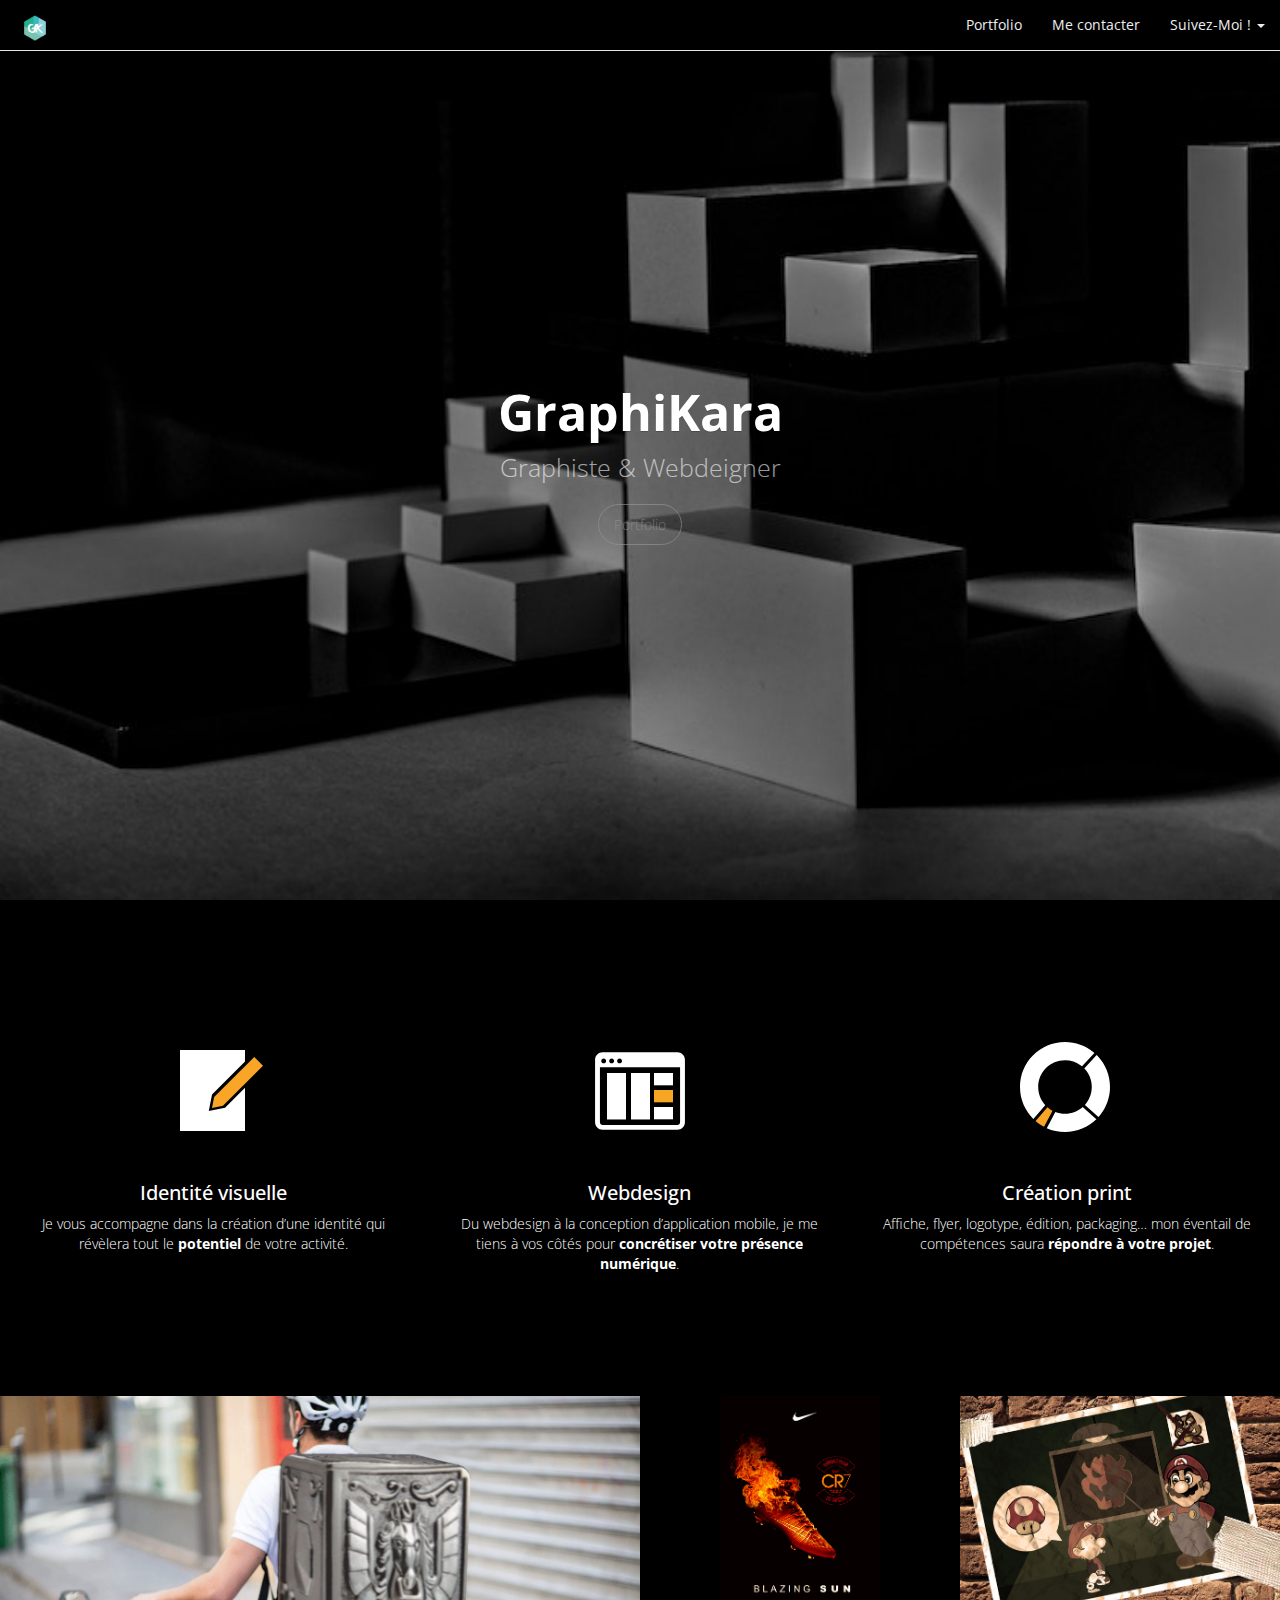
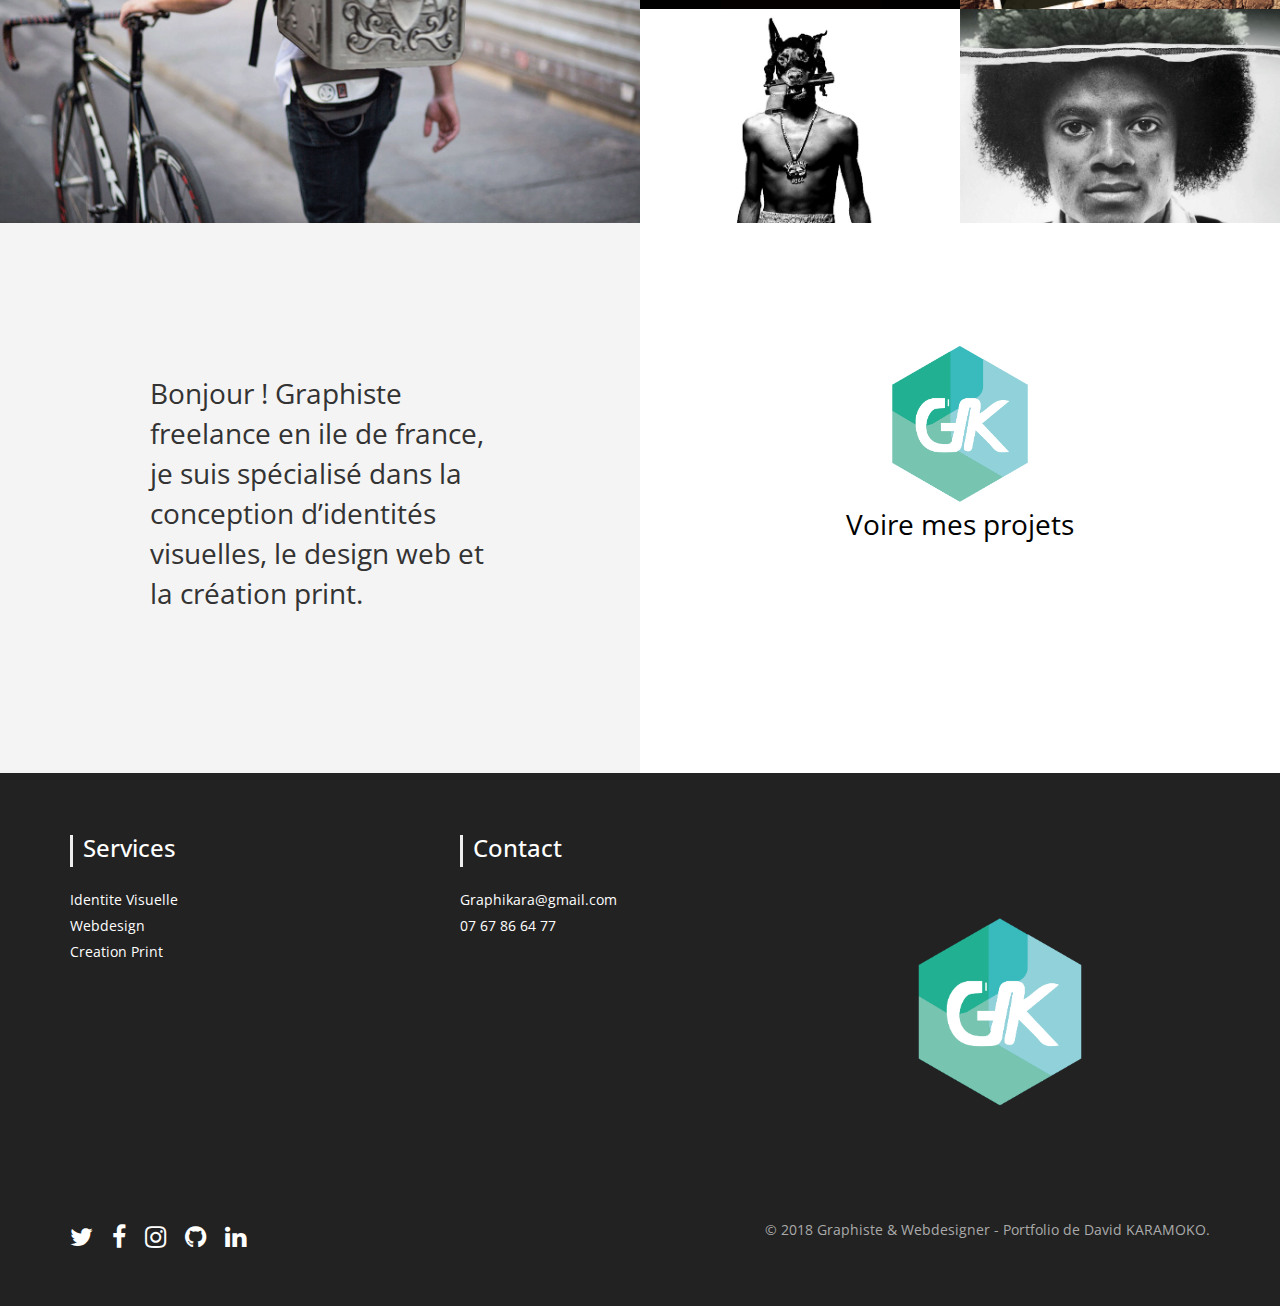
<file: index.html>
<!DOCTYPE html>
<html lang="fr">
  <head>
    <meta charset="utf-8">
    <meta http-equiv="X-UA-Compatible" content="IE=edge">
    <meta name="viewport" content="width=device-width, initial-scale=1">

    <title>David KARAMOKO</title>

    <link href="https://maxcdn.bootstrapcdn.com/bootstrap/3.2.0/css/bootstrap.min.css" rel="stylesheet">
    <link rel="stylesheet" type="text/css" href="https://maxcdn.bootstrapcdn.com/font-awesome/4.1.0/css/font-awesome.min.css">
    <link href="https://fonts.googleapis.com/css?family=Montserrat|Open+Sans" rel="stylesheet">
    <link rel="stylesheet" type="text/css" href="css/style.css">
    <!-- HTML5 Shim and Respond.js IE8 support of HTML5 elements and media queries -->
    <!--[if lt IE 9]>
      <script src="https://oss.maxcdn.com/html5shiv/3.7.2/html5shiv.min.js"></script>
      <script src="https://oss.maxcdn.com/respond/1.4.2/respond.min.js"></script>
    <![endif]-->
  </head>
  <body>

    <nav class="navbar navbar-default navbar-fixed-top navbar-transparent" role="navigation">
      <div class="container-fluid">
        <!-- Brand and toggle get grouped for better mobile display -->
        <div class="navbar-header">
          <button type="button" class="navbar-toggle" data-toggle="collapse" data-target="#bs-example-navbar-collapse-1">
            <span class="sr-only">Menu</span>
            <span class="icon-bar"></span>
            <span class="icon-bar"></span>
            <span class="icon-bar"></span>
          </button>
          <a class="navbar-brand" href="index.html">
            <img src="images/logo_gk.png" alt="" width="40px">
          </a>
        </div>

        <!-- Collect the nav links, forms, and other content for toggling -->
        <div class="collapse navbar-collapse" id="bs-example-navbar-collapse-1">
          <!-- <ul class="nav navbar-nav">
            <li class="active"><a href="#">Link</a></li>
            <li><a href="#">Link</a></li>
          </ul> -->
          <ul class="nav navbar-nav navbar-right">
            <li>
              <a href="portfolio.html">Portfolio</a>
            </li>
            <li>
              <a href="contact.html">Me contacter</a>
            </li>
            <li class="dropdown">
              <a href="#" class="dropdown-toggle" data-toggle="dropdown">Suivez-Moi ! <span class="caret"></span></a>
              <ul class="dropdown-menu" role="menu">
                <li><a href="#"> <i class="fa fa-twitter-square"></i> Twitter</a></li>
                <li><a href="#"> <i class="fa fa-facebook-square"></i> Facebook</a></li>
              </ul>
            </li>
          </ul>
        </div><!-- /.navbar-collapse -->
      </div><!-- /.container-fluid -->
    </nav>


  <div class="banner" style="background-image:url('images/back.jpg');">
      <div class="banner-content">
        <h1>GraphiKara</h1>
        <p>Graphiste & Webdeigner</p>
        <a href="portfolio.html" class="btn-medium">Portfolio</a>
      </div>
    </div>

  <div class="blue-bg padded">
    <div class="container-fluid text-center" id="features">
      <div class="row">
        <div class="col-xs-12 col-md-4">
          <div class="carte">
            <img src="images/paper.svg">
            <h2>Identité visuelle</h2>
            <p>Je vous accompagne dans la création d’une identité qui révèlera tout le <strong>potentiel </strong> de votre activité.</p>
          </div>
        </div>
        <div class="col-xs-12 col-md-4">
          <div class="carte">
            <img src="images/computer.svg">
            <h2>Webdesign</h2>
            Du webdesign à la conception d’application mobile, je me tiens à vos côtés pour <strong>concrétiser votre présence numérique</strong>.
          </div>
        </div>
        <div class="col-xs-12 col-md-4">
          <div class="carte">
            <img src="images/analytics.svg">
            <h2>Création print</h2>
            <p>Affiche, flyer, logotype, édition, packaging… mon éventail de compétences saura <strong>répondre à votre projet</strong>.</p>
          </div>
        </div>
      </div>
    </div>
  </div>

  <div class="container-fluid galerie">
    <div class="row">
      <div class="col-md-6 col-sm-6 col-xs-12">
          <div class="hovereffect">
              <img class="img-responsive" src="images/gallery/armure.jpg" alt="">
              <div class="overlay">
                 <a class="info" href="page_galerie/armure.html">Armure</a>
              </div>
          </div>
      </div>
       <div class="col-md-3 col-sm-6 col-xs-12">
          <div class="hovereffect">
              <img class="img-responsive" src="images/gallery/hypervenom.png" alt="">
              <div class="overlay">
                 <a class="info" href="page_galerie/hypervenom.html">Hypervenom</a>
              </div>
          </div>
      </div>
        <div class="col-md-3 col-sm-6 col-xs-12">
          <div class="hovereffect">
              <img class="img-responsive" src="images/gallery/mario.png" alt="">
              <div class="overlay">
                 <a class="info" href="page_galerie/mario.html">Mario</a>
              </div>
          </div>
      </div>
        <div class="col-md-3 col-sm-6 col-xs-12">
          <div class="hovereffect">
              <img class="img-responsive" src="images/gallery/snoop.png" alt="">
              <div class="overlay">
                 <a class="info" href="page_galerie/snoop.html">Snoop</a>
              </div>
          </div>
      </div>
       <div class="col-md-3 col-sm-6 col-xs-12">
          <div class="hovereffect">
              <img class="img-responsive" src="images/gallery/jackson.png" alt="">
              <div class="overlay">
                 <a class="info" href="page_galerie/jackson.html">Jackson</a>
              </div>
          </div>
      </div>
    </div>
  </div>

  <div class="container-fluid">
    <div class="row">
      <div class="col-xs-12 col-md-6 presentation">
        <p>
          Bonjour ! Graphiste 
          freelance en ile de france, <br> 
          je suis spécialisé dans la 
          conception d’identités 
          visuelles, le design web et  
          la création print.
        </p>
      </div>
      <div class="col-xs-12 col-md-6 presentation2 text-center">
          <img src="images/logo_gk.png" alt="" width="250px">
          <br>
          <a href="portfolio.html">Voire mes projets</a>
      </div>
    </div>
  </div>  


    <div id="footer">
      <div class="container">
        <div class="row botom">
          <div class="col-xs-12 col-sm-4 col-md-4">
            <h3>Services</h3>
            <ul class="list-unstyled quick-links">
              <li><a href="javascript:void();">Identite Visuelle</a></li>
              <li><a href="javascript:void();">Webdesign</a></li>
              <li><a href="javascript:void();">Creation Print</a></li>
            </ul>
          </div>
          <div class="col-xs-12 col-sm-4 col-md-4">
            <h3>Contact</h3>
            <ul class="list-unstyled quick-links">
              <li><a href="javascript:void();">Graphikara@gmail.com</a></li>
              <li><a href="javascript:void();">07 67 86 64 77</a></li>
            </ul>
          </div>
          <div class="col-xs-12 col-sm-6 col-md-3 logo">
          <img src="images/logo_gk.png" alt="" width="300px">
          </div>
        </div>


        <div class="vertical-spacer"></div>


        <div class="row">
          <div class="col-xs-6 col-sm-3">
            <ul class="list-inline social">
              <li>
                <a href="https://twitter.com/iceme">
                  <i class="fa fa-twitter"></i>
                </a>
              </li>
              <li>
                <a href="https://facebook.com/iceme">
                  <i class="fa fa-facebook"></i>
                </a>
              </li>
              <li>
                <a href="https://instagram.com/iceme">
                  <i class="fa fa-instagram"></i>
                </a>
              </li>
              <li>
                <a href="https://youtube.com/iceme">
                  <i class="fa fa-github"></i>
                </a>
              </li>
              <li>
                <a href="https://youtube.com/iceme">
                  <i class="fa fa-linkedin"></i>
                </a>
              </li>
            </ul>
          </div>
          <div class="col-xs-6 col-sm-9">
            <p class="text-right">
              &copy 2018 Graphiste & Webdesigner - Portfolio de David KARAMOKO.
            </p>
          </div>
        </div>
      </div>
    </div>

    <script src="https://ajax.googleapis.com/ajax/libs/jquery/1.11.1/jquery.min.js"></script>
    <script src="https://maxcdn.bootstrapcdn.com/bootstrap/3.2.0/js/bootstrap.min.js"></script>
  </body>
</html>
</file>
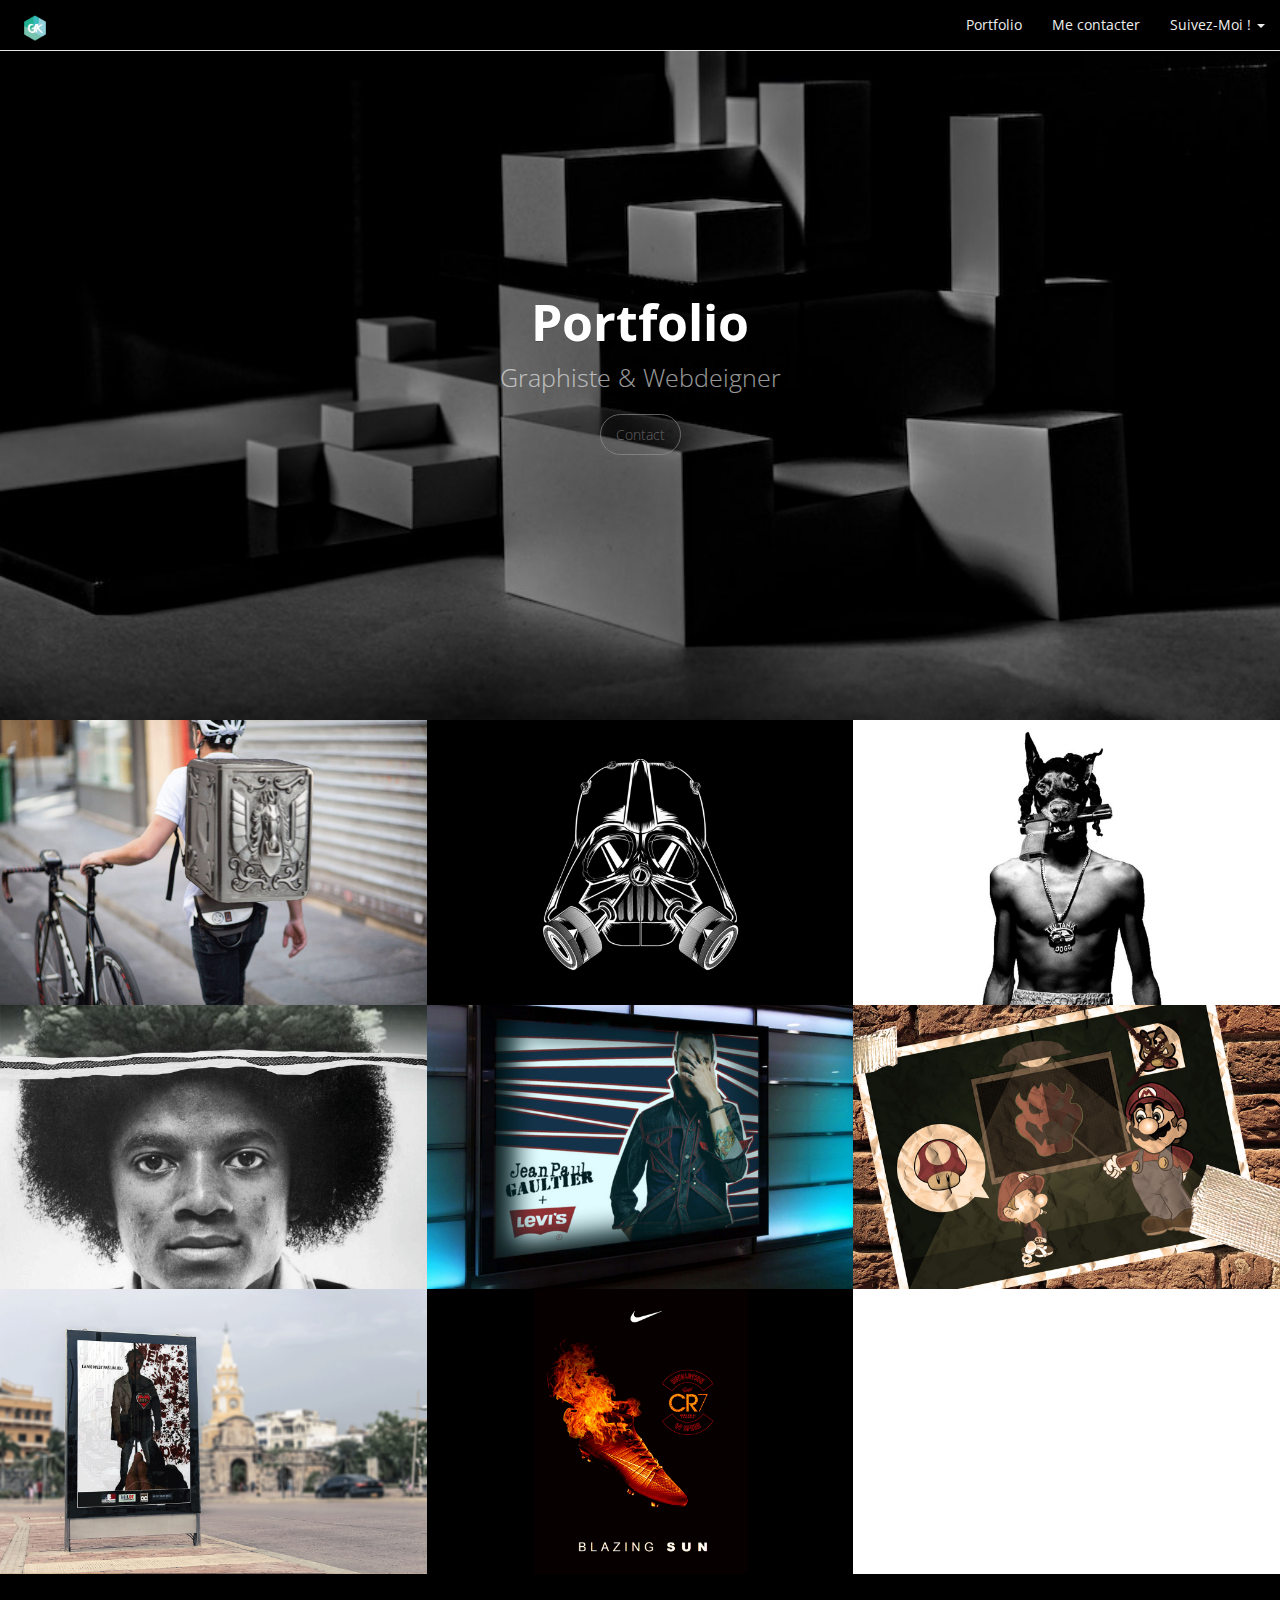
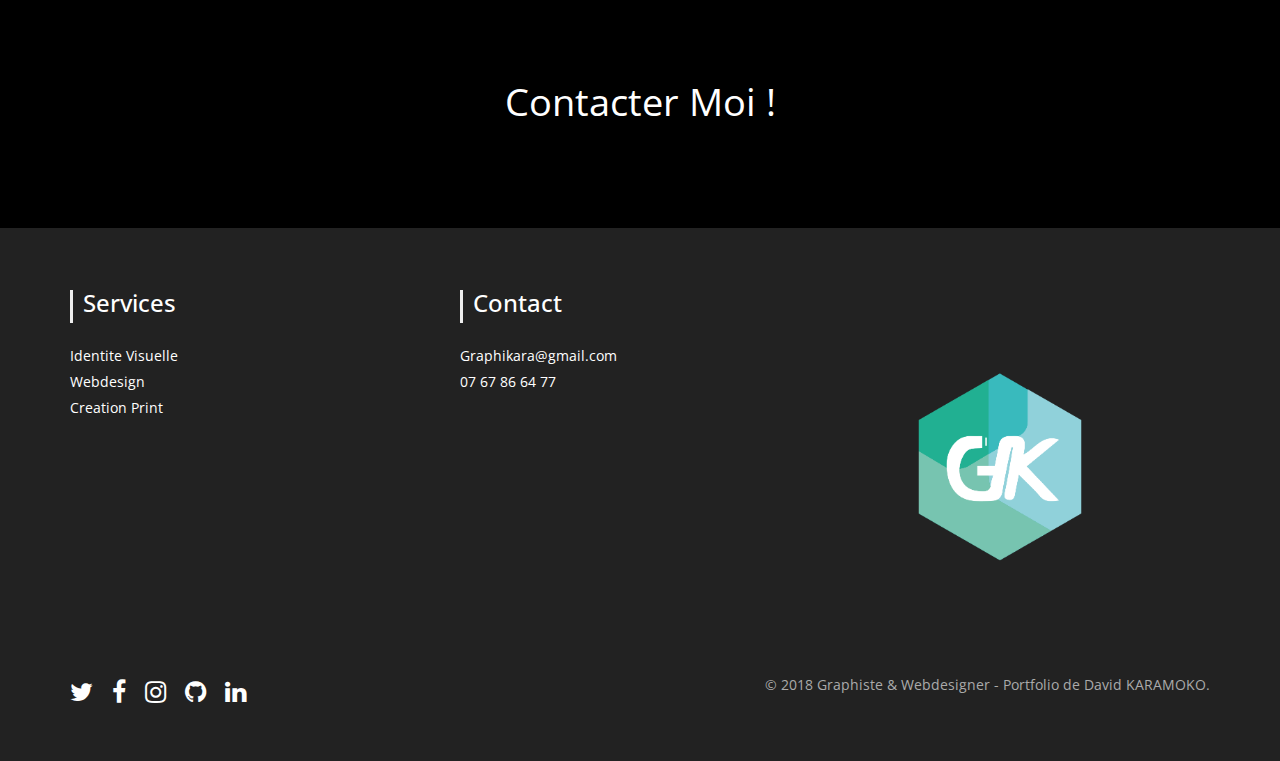
<file: portfolio.html>
<!DOCTYPE html>
<html lang="fr">
  <head>
    <meta charset="utf-8">
    <meta http-equiv="X-UA-Compatible" content="IE=edge">
    <meta name="viewport" content="width=device-width, initial-scale=1">

    <title>David KARAMOKO</title>

    <link href="https://maxcdn.bootstrapcdn.com/bootstrap/3.2.0/css/bootstrap.min.css" rel="stylesheet">
    <link rel="stylesheet" type="text/css" href="https://maxcdn.bootstrapcdn.com/font-awesome/4.1.0/css/font-awesome.min.css">
    <link href="https://fonts.googleapis.com/css?family=Montserrat|Open+Sans" rel="stylesheet">
    <link rel="stylesheet" type="text/css" href="css/style.css">
    <!-- HTML5 Shim and Respond.js IE8 support of HTML5 elements and media queries -->
    <!--[if lt IE 9]>
      <script src="https://oss.maxcdn.com/html5shiv/3.7.2/html5shiv.min.js"></script>
      <script src="https://oss.maxcdn.com/respond/1.4.2/respond.min.js"></script>
    <![endif]-->
  </head>
  <body>

    <nav class="navbar navbar-default navbar-fixed-top navbar-transparent" role="navigation">
      <div class="container-fluid">
        <!-- Brand and toggle get grouped for better mobile display -->
        <div class="navbar-header">
          <button type="button" class="navbar-toggle" data-toggle="collapse" data-target="#bs-example-navbar-collapse-1">
            <span class="sr-only">Menu</span>
            <span class="icon-bar"></span>
            <span class="icon-bar"></span>
            <span class="icon-bar"></span>
          </button>
          <a class="navbar-brand" href="index.html">
            <img src="images/logo_gk.png" alt="" width="40px">
          </a>
        </div>

        <!-- Collect the nav links, forms, and other content for toggling -->
        <div class="collapse navbar-collapse" id="bs-example-navbar-collapse-1">
          <!-- <ul class="nav navbar-nav">
            <li class="active"><a href="#">Link</a></li>
            <li><a href="#">Link</a></li>
          </ul> -->
          <ul class="nav navbar-nav navbar-right">
            <li>
              <a href="portfolio.html">Portfolio</a>
            </li>
            <li>
              <a href="contact.html">Me contacter</a>
            </li>
            <li class="dropdown">
              <a href="#" class="dropdown-toggle" data-toggle="dropdown">Suivez-Moi ! <span class="caret"></span></a>
              <ul class="dropdown-menu" role="menu">
                <li><a href="#"> <i class="fa fa-twitter-square"></i> Twitter</a></li>
                <li><a href="#"> <i class="fa fa-facebook-square"></i> Facebook</a></li>
              </ul>
            </li>
          </ul>
        </div><!-- /.navbar-collapse -->
      </div><!-- /.container-fluid -->
    </nav>

    <div class="banner_portfolio" style="background-image:url('images/back.jpg');">
        <div class="banner-content">
          <h1>Portfolio</h1>
          <p>Graphiste & Webdeigner</p>
          <a href="contact.html" class="btn-medium">Contact</a>
        </div>
      </div>

    <div class="container-fluid galerie">
      <div class="row">
        <div class="col-md-4 col-sm-6 col-xs-12">
            <div class="hovereffect">
                <img class="img-responsive" src="images/gallery/armure.jpg" alt="">
                <div class="overlay">
                   <a class="info" href="page_galerie/armure.html">Armure</a>
                </div>
            </div>
        </div>
         <div class="col-md-4 col-sm-6 col-xs-12">
            <div class="hovereffect">
                <img class="img-responsive" src="images/gallery/gaz_vador.png" alt="">
                <div class="overlay">
                   <a class="info" href="page_galerie/gaz_vador.html">Gaz_Vador</a>
                </div>
            </div>
        </div>
         <div class="col-md-4 col-sm-6 col-xs-12">
            <div class="hovereffect">
                <img class="img-responsive" src="images/gallery/snoop.png" alt="">
                <div class="overlay">
                   <a class="info" href="page_galerie/snoop.html">Snoop</a>
                </div>
            </div>
        </div>
        <div class="col-md-4 col-sm-6 col-xs-12">
            <div class="hovereffect">
                <img class="img-responsive" src="images/gallery/jackson.png" alt="">
                <div class="overlay">
                   <a class="info" href="page_galerie/jackson.html">M_Jackson</a>
                </div>
            </div>
        </div>
         <div class="col-md-4 col-sm-6 col-xs-12">
            <div class="hovereffect">
                <img class="img-responsive" src="images/gallery/jp.png" alt="">
                <div class="overlay">
                   <a class="info" href="page_galerie/jp.html">Jp_gaultier</a>
                </div>
            </div>
          </div>
         <div class="col-md-4 col-sm-6 col-xs-12">
            <div class="hovereffect">
                <img class="img-responsive" src="images/gallery/mario.png" alt="">
                <div class="overlay">
                   <a class="info" href="page_galerie/mario.html">Mario</a>
                </div>
            </div>
        </div>
        <div class="col-md-4 col-sm-6 col-xs-12">
            <div class="hovereffect">
                <img class="img-responsive" src="images/gallery/no_life.png" alt="">
                <div class="overlay">
                   <a class="info" href="page_galerie/no_life.html">No_life</a>
                </div>
            </div>
        </div>
         <div class="col-md-4 col-sm-6 col-xs-12">
             <div class="hovereffect">
                 <img class="img-responsive" src="images/gallery/hypervenom.png" alt="">
                 <div class="overlay">
                    <a class="info" href="page_galerie/hypervenom.html">Hypervenom</a>
                 </div>
             </div>
         </div>
         <!--<div class="col-md-4 col-sm-6 col-xs-12">
            <div class="hovereffect">
                <img class="img-responsive" src="images/gallery/will.png" alt="">
                <div class="overlay">
                   <a class="info" href="page_galerie/will.html">Will</a>
                </div>
            </div>-->
        </div>
      </div>
    </div>

    <div class="container-fluid">
      <div class="row">
        <div class="col-xs-12 contactermoi text-center ">
          
            <a href="contact.html">Contacter Moi !</a>
          
        </div>
      </div>
    </div>  


    <div id="footer">
      <div class="container">
        <div class="row botom">
          <div class="col-xs-12 col-sm-4 col-md-4">
            <h3>Services</h3>
            <ul class="list-unstyled quick-links">
              <li><a href="javascript:void();">Identite Visuelle</a></li>
              <li><a href="javascript:void();">Webdesign</a></li>
              <li><a href="javascript:void();">Creation Print</a></li>
            </ul>
          </div>
          <div class="col-xs-12 col-sm-4 col-md-4">
            <h3>Contact</h3>
            <ul class="list-unstyled quick-links">
              <li><a href="javascript:void();">Graphikara@gmail.com</a></li>
              <li><a href="javascript:void();">07 67 86 64 77</a></li>
            </ul>
          </div>
          <div class="col-xs-12 col-sm-6 col-md-3 logo">
          <img src="images/logo_gk.png" alt="" width="300px">
          </div>
        </div>


        <div class="vertical-spacer"></div>


        <div class="row">
          <div class="col-xs-6 col-sm-3">
            <ul class="list-inline social">
              <li>
                <a href="https://twitter.com/iceme">
                  <i class="fa fa-twitter"></i>
                </a>
              </li>
              <li>
                <a href="https://facebook.com/iceme">
                  <i class="fa fa-facebook"></i>
                </a>
              </li>
              <li>
                <a href="https://instagram.com/iceme">
                  <i class="fa fa-instagram"></i>
                </a>
              </li>
              <li>
                <a href="https://youtube.com/iceme">
                  <i class="fa fa-github"></i>
                </a>
              </li>
              <li>
                <a href="https://youtube.com/iceme">
                  <i class="fa fa-linkedin"></i>
                </a>
              </li>
            </ul>
          </div>
          <div class="col-xs-6 col-sm-9">
            <p class="text-right">
              &copy 2018 Graphiste & Webdesigner - Portfolio de David KARAMOKO.
            </p>
          </div>
        </div>
      </div>
    </div>

    <script src="https://ajax.googleapis.com/ajax/libs/jquery/1.11.1/jquery.min.js"></script>
    <script src="https://maxcdn.bootstrapcdn.com/bootstrap/3.2.0/js/bootstrap.min.js"></script>
  </body>
</html>
</file>
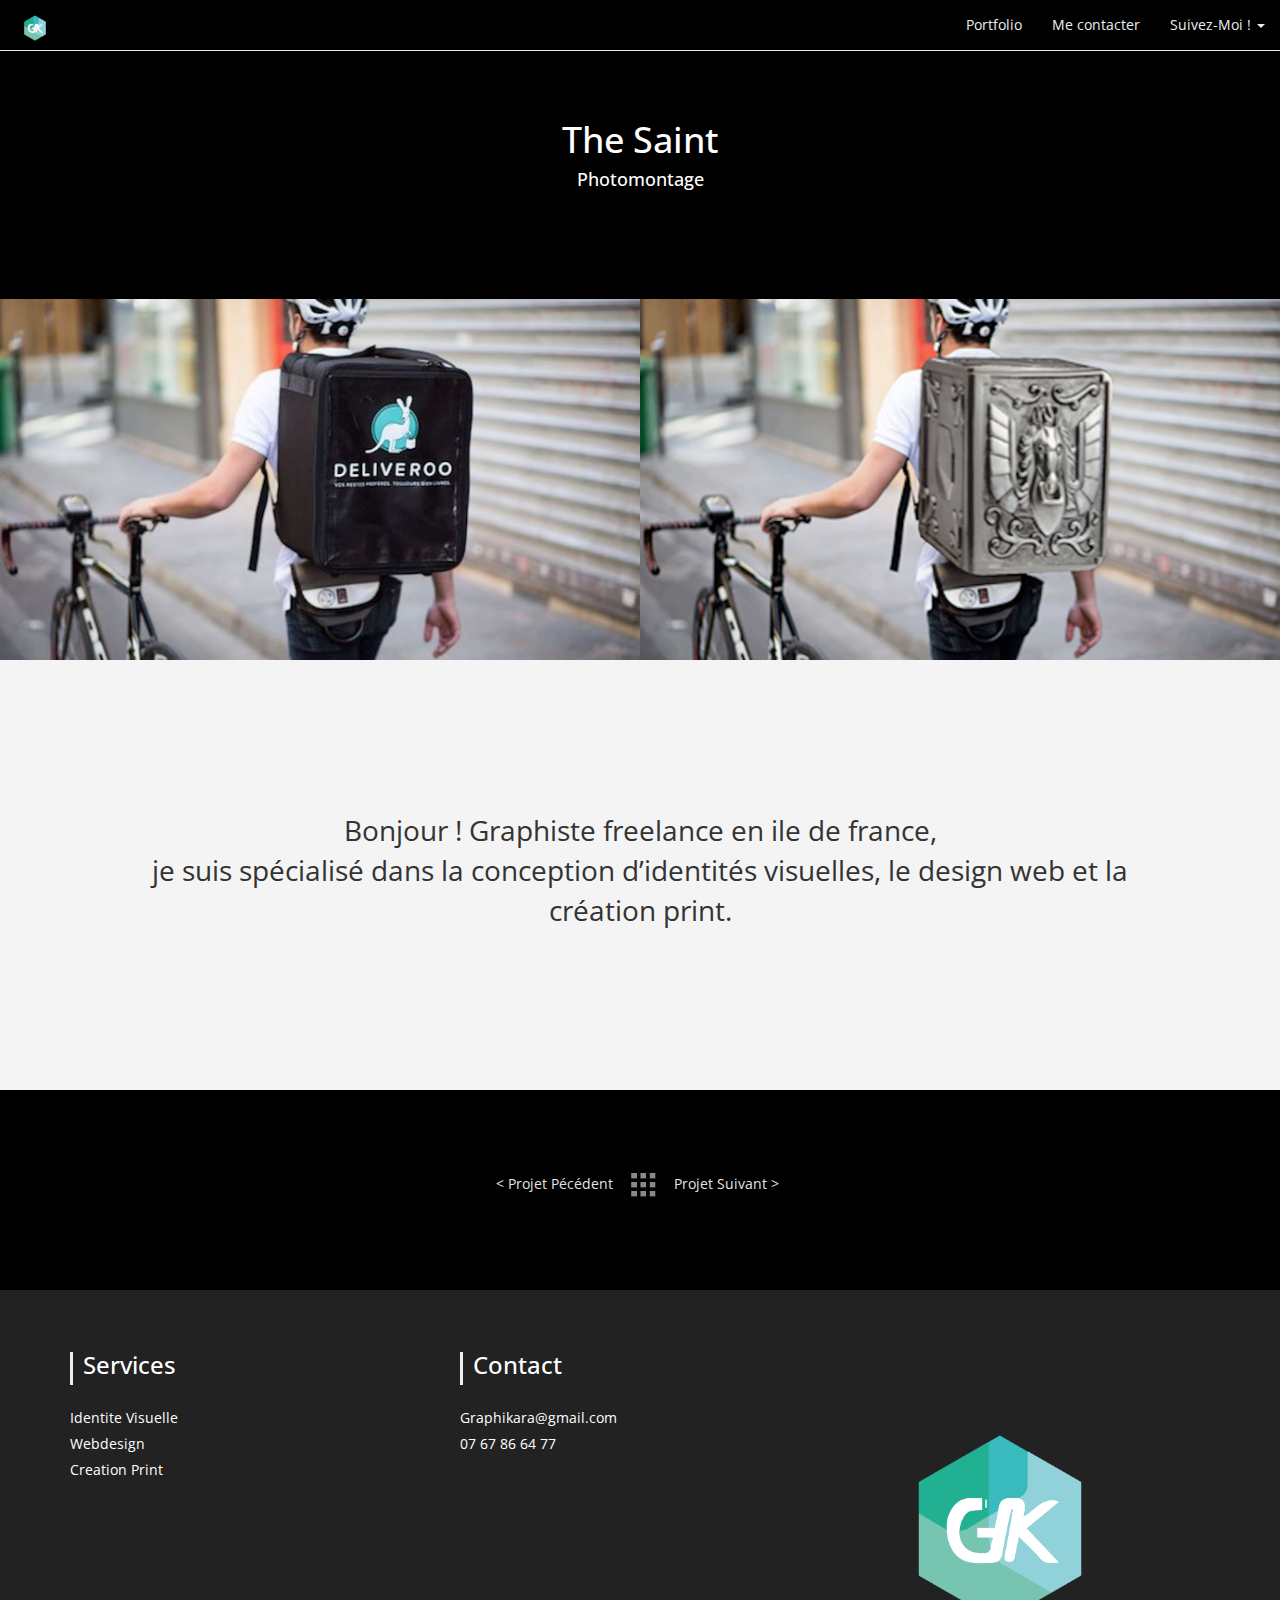
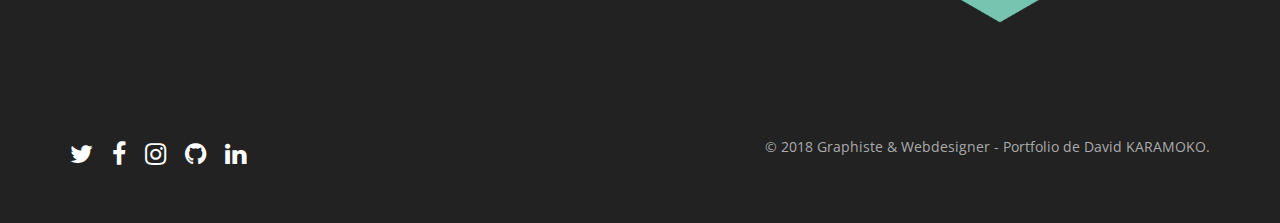
<file: page_galerie/armure.html>
<!DOCTYPE html>
<html lang="fr">
  <head>
    <meta charset="utf-8">
    <meta http-equiv="X-UA-Compatible" content="IE=edge">
    <meta name="viewport" content="width=device-width, initial-scale=1">

    <title>David KARAMOKO</title>

    <link href="https://maxcdn.bootstrapcdn.com/bootstrap/3.2.0/css/bootstrap.min.css" rel="stylesheet">
    <link rel="stylesheet" type="text/css" href="https://maxcdn.bootstrapcdn.com/font-awesome/4.1.0/css/font-awesome.min.css">
    <link href="https://fonts.googleapis.com/css?family=Montserrat|Open+Sans" rel="stylesheet">
    <link rel="stylesheet" type="text/css" href="../css/style.css">
    <!-- HTML5 Shim and Respond.js IE8 support of HTML5 elements and media queries -->
    <!--[if lt IE 9]>
      <script src="https://oss.maxcdn.com/html5shiv/3.7.2/html5shiv.min.js"></script>
      <script src="https://oss.maxcdn.com/respond/1.4.2/respond.min.js"></script>
    <![endif]-->
  </head>
  <body>

    <nav class="navbar navbar-default navbar-fixed-top navbar-transparent" role="navigation">
      <div class="container-fluid">
        <!-- Brand and toggle get grouped for better mobile display -->
        <div class="navbar-header">
          <button type="button" class="navbar-toggle" data-toggle="collapse" data-target="#bs-example-navbar-collapse-1">
            <span class="sr-only">Menu</span>
            <span class="icon-bar"></span>
            <span class="icon-bar"></span>
            <span class="icon-bar"></span>
          </button>
          <a class="navbar-brand" href="../index.html">
            <img src="../images/logo_gk.png" alt="" width="40px">
          </a>
        </div>

        <!-- Collect the nav links, forms, and other content for toggling -->
        <div class="collapse navbar-collapse" id="bs-example-navbar-collapse-1">
          <!-- <ul class="nav navbar-nav">
            <li class="active"><a href="#">Link</a></li>
            <li><a href="#">Link</a></li>
          </ul> -->
          <ul class="nav navbar-nav navbar-right">
            <li>
              <a href="../portfolio.html">Portfolio</a>
            </li>
            <li>
              <a href="../contact.html">Me contacter</a>
            </li>
            <li class="dropdown">
              <a href="#" class="dropdown-toggle" data-toggle="dropdown">Suivez-Moi ! <span class="caret"></span></a>
              <ul class="dropdown-menu" role="menu">
                <li><a href="#"> <i class="fa fa-twitter-square"></i> Twitter</a></li>
                <li><a href="#"> <i class="fa fa-facebook-square"></i> Facebook</a></li>
              </ul>
            </li>
          </ul>
        </div><!-- /.navbar-collapse -->
      </div><!-- /.container-fluid -->
    </nav>

    <div class="container-fluid">
      <div class="row">
        <div class="col-xs-12 contactermoi text-center">
          <h1>The Saint</h1>
          <h4>Photomontage</h4>
        </div>
      </div>
    </div> 

     <div class="container-fluid galerie">
      <div class="row">
         <div class="col-md-6 col-sm-6 col-xs-12">
            <div class="hovereffect">
                <img class="img-responsive" src="images/deliveroo.jpg" alt="">
            </div>
        </div>
        <div class="col-md-6 col-sm-6 col-xs-12">
            <div class="hovereffect">
                <img class="img-responsive" src="images/armure.png" alt="">
            </div>
        </div>
      </div>
      </div>

    <div class="container-fluid">
      <div class="row">
        <div class="col-xs-12 presentation text-center">
          <p>
            Bonjour ! Graphiste 
            freelance en ile de france, <br> 
            je suis spécialisé dans la 
            conception d’identités  
            visuelles, le design web et  
            la création print.
          </p>
        </div>
      </div>
    </div>  

<div class="nav_galerie">
  <ul class="list-inline">
    <li><a href="hypervenom.html"><   Projet Pécédent</a></li> 
    <li><a href="../portfolio.html"><img src="images/menu.png" alt="" height="30px"></a></li> 
    <li><a href="gaz_vador.html">Projet Suivant  ></a></li> 
  </ul>
</div>


    <div id="footer">
      <div class="container">
        <div class="row botom">
          <div class="col-xs-12 col-sm-4 col-md-4">
            <h3>Services</h3>
            <ul class="list-unstyled quick-links">
              <li><a href="javascript:void();">Identite Visuelle</a></li>
              <li><a href="javascript:void();">Webdesign</a></li>
              <li><a href="javascript:void();">Creation Print</a></li>
            </ul>
          </div>
          <div class="col-xs-12 col-sm-4 col-md-4">
            <h3>Contact</h3>
            <ul class="list-unstyled quick-links">
              <li><a href="javascript:void();">Graphikara@gmail.com</a></li>
              <li><a href="javascript:void();">07 67 86 64 77</a></li>
            </ul>
          </div>
          <div class="col-xs-12 col-sm-6 col-md-3 logo">
          <img src="../images/logo_gk.png" alt="" width="300px">
          </div>
        </div>


        <div class="vertical-spacer"></div>


        <div class="row">
          <div class="col-xs-6 col-sm-3">
            <ul class="list-inline social">
              <li>
                <a href="https://twitter.com/iceme">
                  <i class="fa fa-twitter"></i>
                </a>
              </li>
              <li>
                <a href="https://facebook.com/iceme">
                  <i class="fa fa-facebook"></i>
                </a>
              </li>
              <li>
                <a href="https://instagram.com/iceme">
                  <i class="fa fa-instagram"></i>
                </a>
              </li>
              <li>
                <a href="https://youtube.com/iceme">
                  <i class="fa fa-github"></i>
                </a>
              </li>
              <li>
                <a href="https://youtube.com/iceme">
                  <i class="fa fa-linkedin"></i>
                </a>
              </li>
            </ul>
          </div>
          <div class="col-xs-6 col-sm-9">
            <p class="text-right">
              &copy 2018 Graphiste & Webdesigner - Portfolio de David KARAMOKO.
            </p>
          </div>
        </div>
      </div>
    </div>

    <script src="https://ajax.googleapis.com/ajax/libs/jquery/1.11.1/jquery.min.js"></script>
    <script src="https://maxcdn.bootstrapcdn.com/bootstrap/3.2.0/js/bootstrap.min.js"></script>
  </body>
</html>
</file>
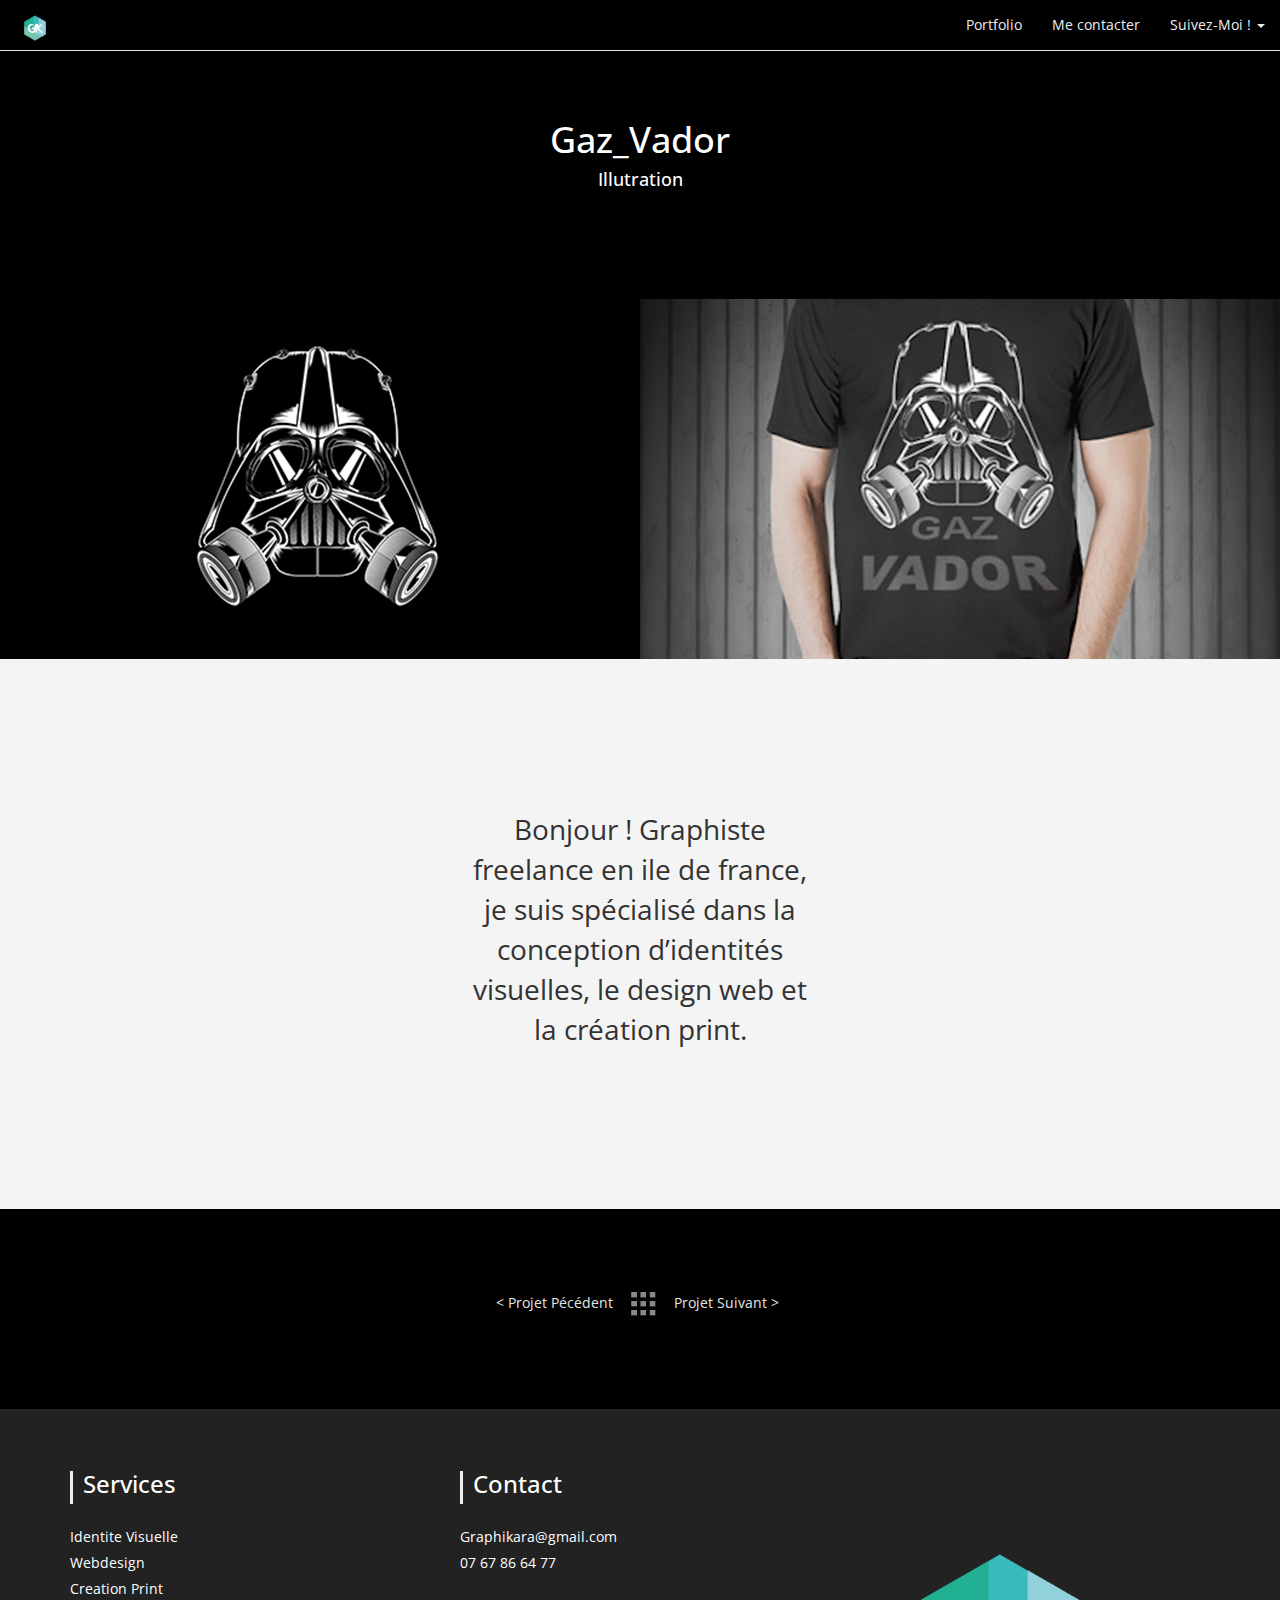
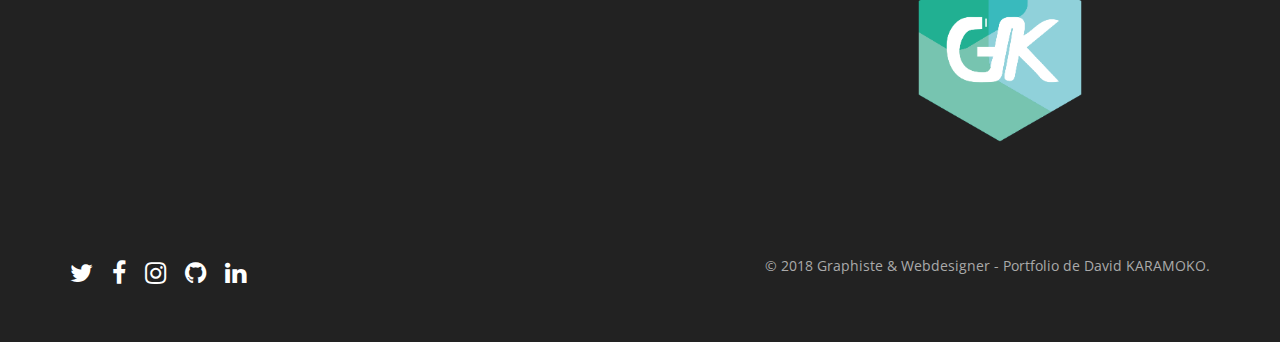
<file: page_galerie/gaz_vador.html>
<!DOCTYPE html>
<html lang="fr">
  <head>
    <meta charset="utf-8">
    <meta http-equiv="X-UA-Compatible" content="IE=edge">
    <meta name="viewport" content="width=device-width, initial-scale=1">

    <title>David KARAMOKO</title>

    <link href="https://maxcdn.bootstrapcdn.com/bootstrap/3.2.0/css/bootstrap.min.css" rel="stylesheet">
    <link rel="stylesheet" type="text/css" href="https://maxcdn.bootstrapcdn.com/font-awesome/4.1.0/css/font-awesome.min.css">
    <link href="https://fonts.googleapis.com/css?family=Montserrat|Open+Sans" rel="stylesheet">
    <link rel="stylesheet" type="text/css" href="../css/style.css">
    <!-- HTML5 Shim and Respond.js IE8 support of HTML5 elements and media queries -->
    <!--[if lt IE 9]>
      <script src="https://oss.maxcdn.com/html5shiv/3.7.2/html5shiv.min.js"></script>
      <script src="https://oss.maxcdn.com/respond/1.4.2/respond.min.js"></script>
    <![endif]-->
  </head>
  <body>

    <nav class="navbar navbar-default navbar-fixed-top navbar-transparent" role="navigation">
      <div class="container-fluid">
        <!-- Brand and toggle get grouped for better mobile display -->
        <div class="navbar-header">
          <button type="button" class="navbar-toggle" data-toggle="collapse" data-target="#bs-example-navbar-collapse-1">
            <span class="sr-only">Menu</span>
            <span class="icon-bar"></span>
            <span class="icon-bar"></span>
            <span class="icon-bar"></span>
          </button>
          <a class="navbar-brand" href="../index.html">
            <img src="../images/logo_gk.png" alt="" width="40px">
          </a>
        </div>

        <!-- Collect the nav links, forms, and other content for toggling -->
        <div class="collapse navbar-collapse" id="bs-example-navbar-collapse-1">
          <!-- <ul class="nav navbar-nav">
            <li class="active"><a href="#">Link</a></li>
            <li><a href="#">Link</a></li>
          </ul> -->
          <ul class="nav navbar-nav navbar-right">
            <li>
              <a href="../portfolio.html">Portfolio</a>
            </li>
            <li>
              <a href="../contact.html">Me contacter</a>
            </li>
            <li class="dropdown">
              <a href="#" class="dropdown-toggle" data-toggle="dropdown">Suivez-Moi ! <span class="caret"></span></a>
              <ul class="dropdown-menu" role="menu">
                <li><a href="#"> <i class="fa fa-twitter-square"></i> Twitter</a></li>
                <li><a href="#"> <i class="fa fa-facebook-square"></i> Facebook</a></li>
              </ul>
            </li>
          </ul>
        </div><!-- /.navbar-collapse -->
      </div><!-- /.container-fluid -->
    </nav>

    <div class="container-fluid">
      <div class="row">
        <div class="col-xs-12 contactermoi text-center">
          <h1>Gaz_Vador</h1>
          <h4>Illutration</h4>
        </div>
      </div>
    </div> 

     <div class="container-fluid galerie">
      <div class="row">
         <div class="col-md-6 col-sm-6 col-xs-12">
            <div class="hovereffect">
                <img class="img-responsive" src="images/gaz_vador.png" alt="">
            </div>
        </div>
        <div class="col-md-6 col-sm-6 col-xs-12">
            <div class="hovereffect">
                <img class="img-responsive" src="images/gaz_vador2.jpg" alt="">
            </div>
        </div>
      </div>
      </div>

    <div class="container-fluid">
      <div class="row">
        <div class="col-xs-12 presentation text-center">
          <p>
            Bonjour ! Graphiste <br> 
            freelance en ile de france, <br> 
            je suis spécialisé dans la <br> 
            conception d’identités <br> 
            visuelles, le design web et <br> 
            la création print.
          </p>
        </div>
      </div>
    </div>  

    <div class="nav_galerie">
      <ul class="list-inline">
        <li><a href="armure.html"><   Projet Pécédent</a></li> 
        <li><a href="../portfolio.html"><img src="images/menu.png" alt="" height="30px"></a></li> 
        <li><a href="snoop.html">Projet Suivant  ></a></li> 
      </ul>
    </div>


    <div id="footer">
      <div class="container">
        <div class="row botom">
          <div class="col-xs-12 col-sm-4 col-md-4">
            <h3>Services</h3>
            <ul class="list-unstyled quick-links">
              <li><a href="javascript:void();">Identite Visuelle</a></li>
              <li><a href="javascript:void();">Webdesign</a></li>
              <li><a href="javascript:void();">Creation Print</a></li>
            </ul>
          </div>
          <div class="col-xs-12 col-sm-4 col-md-4">
            <h3>Contact</h3>
            <ul class="list-unstyled quick-links">
              <li><a href="javascript:void();">Graphikara@gmail.com</a></li>
              <li><a href="javascript:void();">07 67 86 64 77</a></li>
            </ul>
          </div>
          <div class="col-xs-12 col-sm-6 col-md-3 logo">
          <img src="../images/logo_gk.png" alt="" width="300px">
          </div>
        </div>


        <div class="vertical-spacer"></div>


        <div class="row">
          <div class="col-xs-6 col-sm-3">
            <ul class="list-inline social">
              <li>
                <a href="https://twitter.com/iceme">
                  <i class="fa fa-twitter"></i>
                </a>
              </li>
              <li>
                <a href="https://facebook.com/iceme">
                  <i class="fa fa-facebook"></i>
                </a>
              </li>
              <li>
                <a href="https://instagram.com/iceme">
                  <i class="fa fa-instagram"></i>
                </a>
              </li>
              <li>
                <a href="https://youtube.com/iceme">
                  <i class="fa fa-github"></i>
                </a>
              </li>
              <li>
                <a href="https://youtube.com/iceme">
                  <i class="fa fa-linkedin"></i>
                </a>
              </li>
            </ul>
          </div>
          <div class="col-xs-6 col-sm-9">
            <p class="text-right">
              &copy 2018 Graphiste & Webdesigner - Portfolio de David KARAMOKO.
            </p>
          </div>
        </div>
      </div>
    </div>

    <script src="https://ajax.googleapis.com/ajax/libs/jquery/1.11.1/jquery.min.js"></script>
    <script src="https://maxcdn.bootstrapcdn.com/bootstrap/3.2.0/js/bootstrap.min.js"></script>
  </body>
</html>
</file>
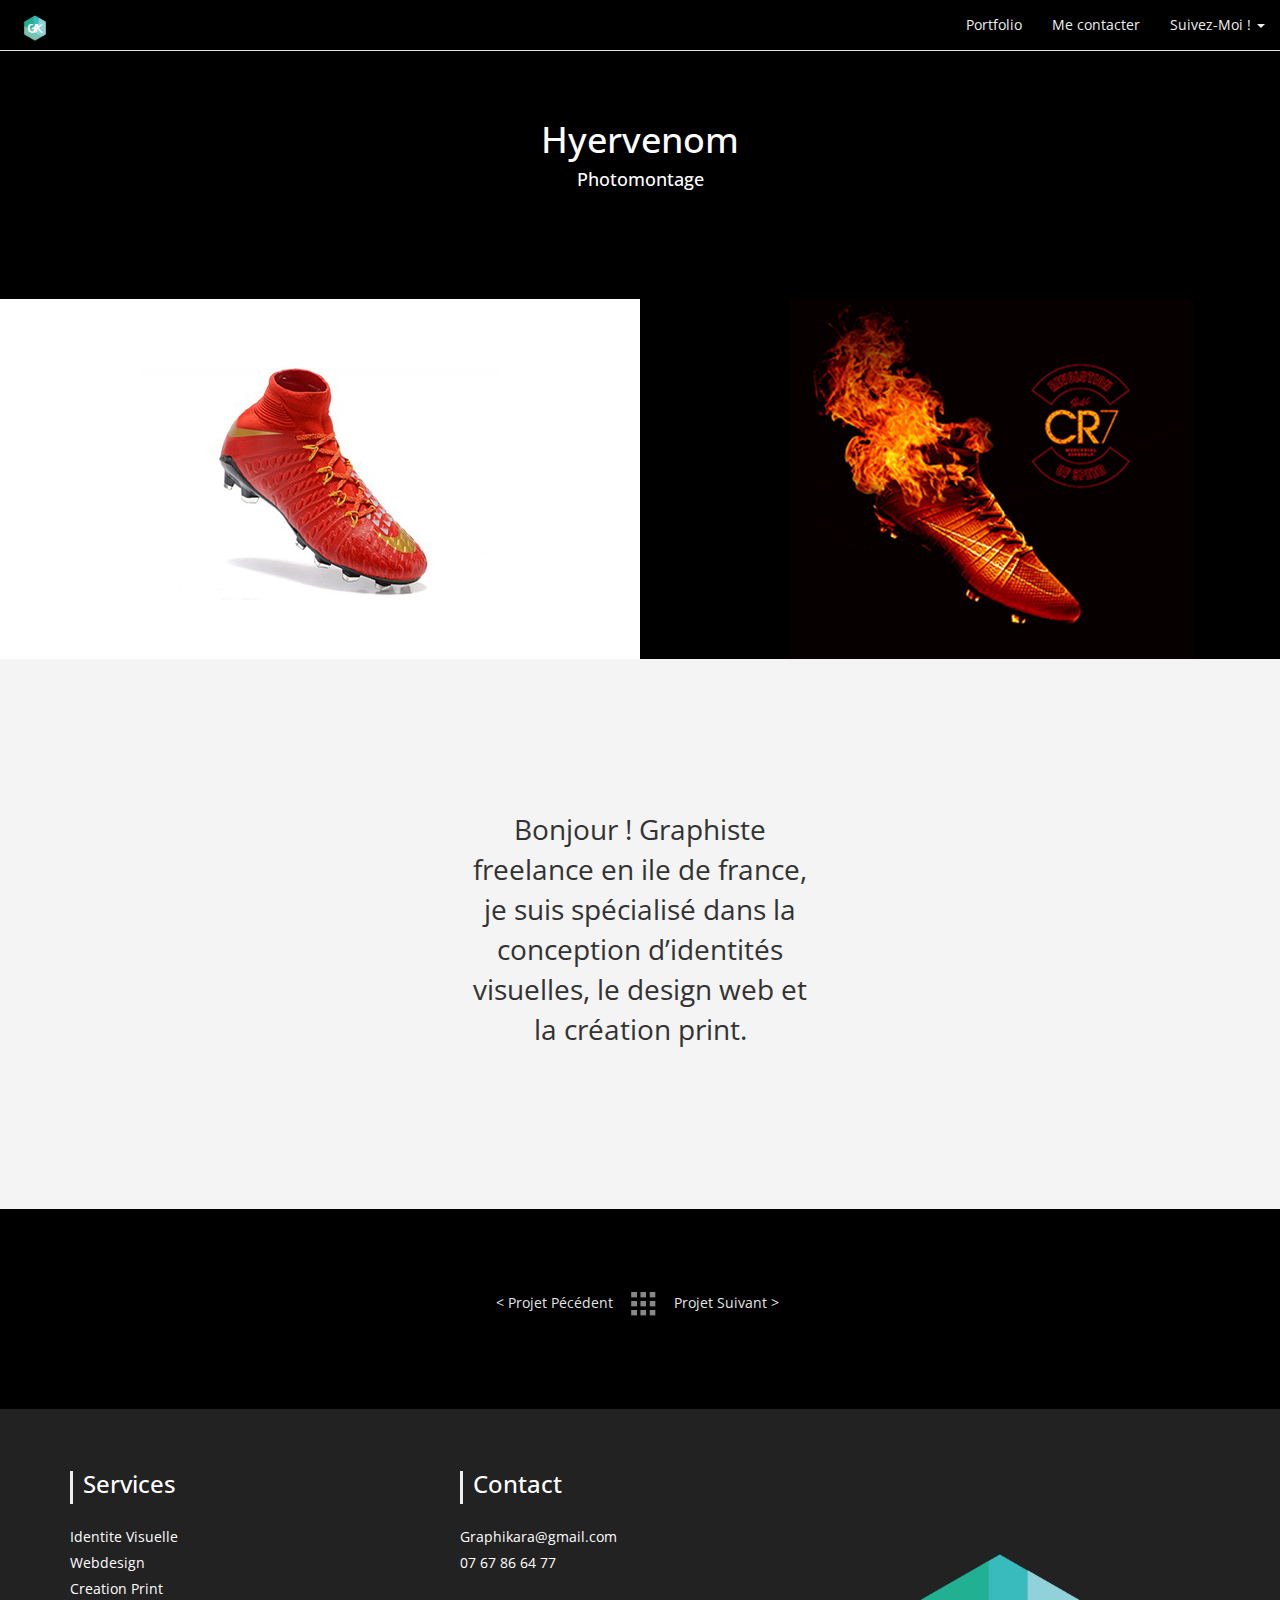
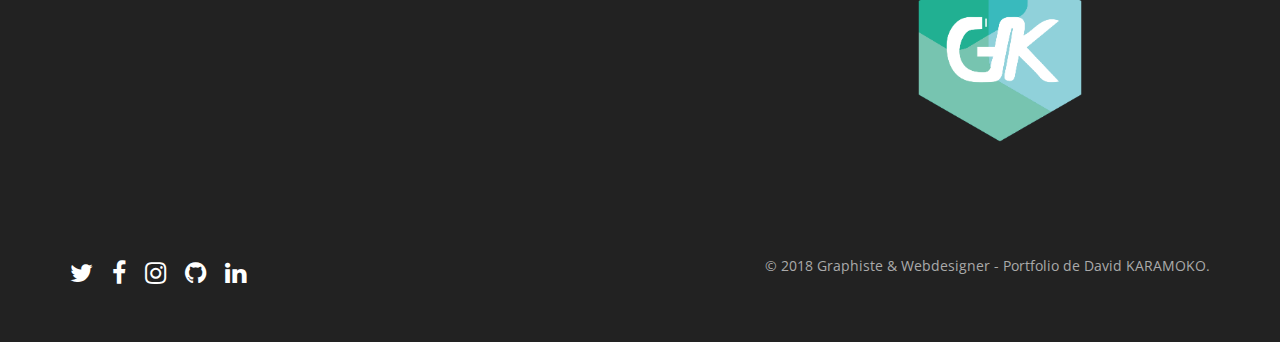
<file: page_galerie/hypervenom.html>
<!DOCTYPE html>
<html lang="fr">
  <head>
    <meta charset="utf-8">
    <meta http-equiv="X-UA-Compatible" content="IE=edge">
    <meta name="viewport" content="width=device-width, initial-scale=1">

    <title>David KARAMOKO</title>

    <link href="https://maxcdn.bootstrapcdn.com/bootstrap/3.2.0/css/bootstrap.min.css" rel="stylesheet">
    <link rel="stylesheet" type="text/css" href="https://maxcdn.bootstrapcdn.com/font-awesome/4.1.0/css/font-awesome.min.css">
    <link href="https://fonts.googleapis.com/css?family=Montserrat|Open+Sans" rel="stylesheet">
    <link rel="stylesheet" type="text/css" href="../css/style.css">
    <!-- HTML5 Shim and Respond.js IE8 support of HTML5 elements and media queries -->
    <!--[if lt IE 9]>
      <script src="https://oss.maxcdn.com/html5shiv/3.7.2/html5shiv.min.js"></script>
      <script src="https://oss.maxcdn.com/respond/1.4.2/respond.min.js"></script>
    <![endif]-->
  </head>
  <body>

    <nav class="navbar navbar-default navbar-fixed-top navbar-transparent" role="navigation">
      <div class="container-fluid">
        <!-- Brand and toggle get grouped for better mobile display -->
        <div class="navbar-header">
          <button type="button" class="navbar-toggle" data-toggle="collapse" data-target="#bs-example-navbar-collapse-1">
            <span class="sr-only">Menu</span>
            <span class="icon-bar"></span>
            <span class="icon-bar"></span>
            <span class="icon-bar"></span>
          </button>
          <a class="navbar-brand" href="../index.html">
            <img src="../images/logo_gk.png" alt="" width="40px">
          </a>
        </div>

        <!-- Collect the nav links, forms, and other content for toggling -->
        <div class="collapse navbar-collapse" id="bs-example-navbar-collapse-1">
          <!-- <ul class="nav navbar-nav">
            <li class="active"><a href="#">Link</a></li>
            <li><a href="#">Link</a></li>
          </ul> -->
          <ul class="nav navbar-nav navbar-right">
            <li>
              <a href="../portfolio.html">Portfolio</a>
            </li>
            <li>
              <a href="../contact.html">Me contacter</a>
            </li>
            <li class="dropdown">
              <a href="#" class="dropdown-toggle" data-toggle="dropdown">Suivez-Moi ! <span class="caret"></span></a>
              <ul class="dropdown-menu" role="menu">
                <li><a href="#"> <i class="fa fa-twitter-square"></i> Twitter</a></li>
                <li><a href="#"> <i class="fa fa-facebook-square"></i> Facebook</a></li>
              </ul>
            </li>
          </ul>
        </div><!-- /.navbar-collapse -->
      </div><!-- /.container-fluid -->
    </nav>

    <div class="container-fluid">
      <div class="row">
        <div class="col-xs-12 contactermoi text-center">
          <h1>Hyervenom</h1>
          <h4>Photomontage</h4>
        </div>
      </div>
    </div> 

     <div class="container-fluid galerie">
      <div class="row">
         <div class="col-md-6 col-sm-6 col-xs-12">
            <div class="hovereffect">
                <img class="img-responsive" src="images/hypervenom_base.jpg" alt="">
            </div>
        </div>
        <div class="col-md-6 col-sm-6 col-xs-12">
            <div class="hovereffect">
                <img class="img-responsive" src="images/hypervenom.png" alt="">
            </div>
        </div>
      </div>
      </div>

    <div class="container-fluid">
      <div class="row">
        <div class="col-xs-12 presentation text-center">
          <p>
            Bonjour ! Graphiste <br> 
            freelance en ile de france, <br> 
            je suis spécialisé dans la <br> 
            conception d’identités <br> 
            visuelles, le design web et <br> 
            la création print.
          </p>
        </div>
      </div>
    </div>  

    <div class="nav_galerie">
      <ul class="list-inline">
        <li><a href="no_life.html"><   Projet Pécédent</a></li> 
        <li><a href="../portfolio.html"><img src="images/menu.png" alt="" height="30px"></a></li> 
        <li><a href="armure.html">Projet Suivant  ></a></li> 
      </ul>
    </div>


    <div id="footer">
      <div class="container">
        <div class="row botom">
          <div class="col-xs-12 col-sm-4 col-md-4">
            <h3>Services</h3>
            <ul class="list-unstyled quick-links">
              <li><a href="javascript:void();">Identite Visuelle</a></li>
              <li><a href="javascript:void();">Webdesign</a></li>
              <li><a href="javascript:void();">Creation Print</a></li>
            </ul>
          </div>
          <div class="col-xs-12 col-sm-4 col-md-4">
            <h3>Contact</h3>
            <ul class="list-unstyled quick-links">
              <li><a href="javascript:void();">Graphikara@gmail.com</a></li>
              <li><a href="javascript:void();">07 67 86 64 77</a></li>
            </ul>
          </div>
          <div class="col-xs-12 col-sm-6 col-md-3 logo">
          <img src="../images/logo_gk.png" alt="" width="300px">
          </div>
        </div>


        <div class="vertical-spacer"></div>


        <div class="row">
          <div class="col-xs-6 col-sm-3">
            <ul class="list-inline social">
              <li>
                <a href="https://twitter.com/iceme">
                  <i class="fa fa-twitter"></i>
                </a>
              </li>
              <li>
                <a href="https://facebook.com/iceme">
                  <i class="fa fa-facebook"></i>
                </a>
              </li>
              <li>
                <a href="https://instagram.com/iceme">
                  <i class="fa fa-instagram"></i>
                </a>
              </li>
              <li>
                <a href="https://youtube.com/iceme">
                  <i class="fa fa-github"></i>
                </a>
              </li>
              <li>
                <a href="https://youtube.com/iceme">
                  <i class="fa fa-linkedin"></i>
                </a>
              </li>
            </ul>
          </div>
          <div class="col-xs-6 col-sm-9">
            <p class="text-right">
              &copy 2018 Graphiste & Webdesigner - Portfolio de David KARAMOKO.
            </p>
          </div>
        </div>
      </div>
    </div>

    <script src="https://ajax.googleapis.com/ajax/libs/jquery/1.11.1/jquery.min.js"></script>
    <script src="https://maxcdn.bootstrapcdn.com/bootstrap/3.2.0/js/bootstrap.min.js"></script>
  </body>
</html>
</file>
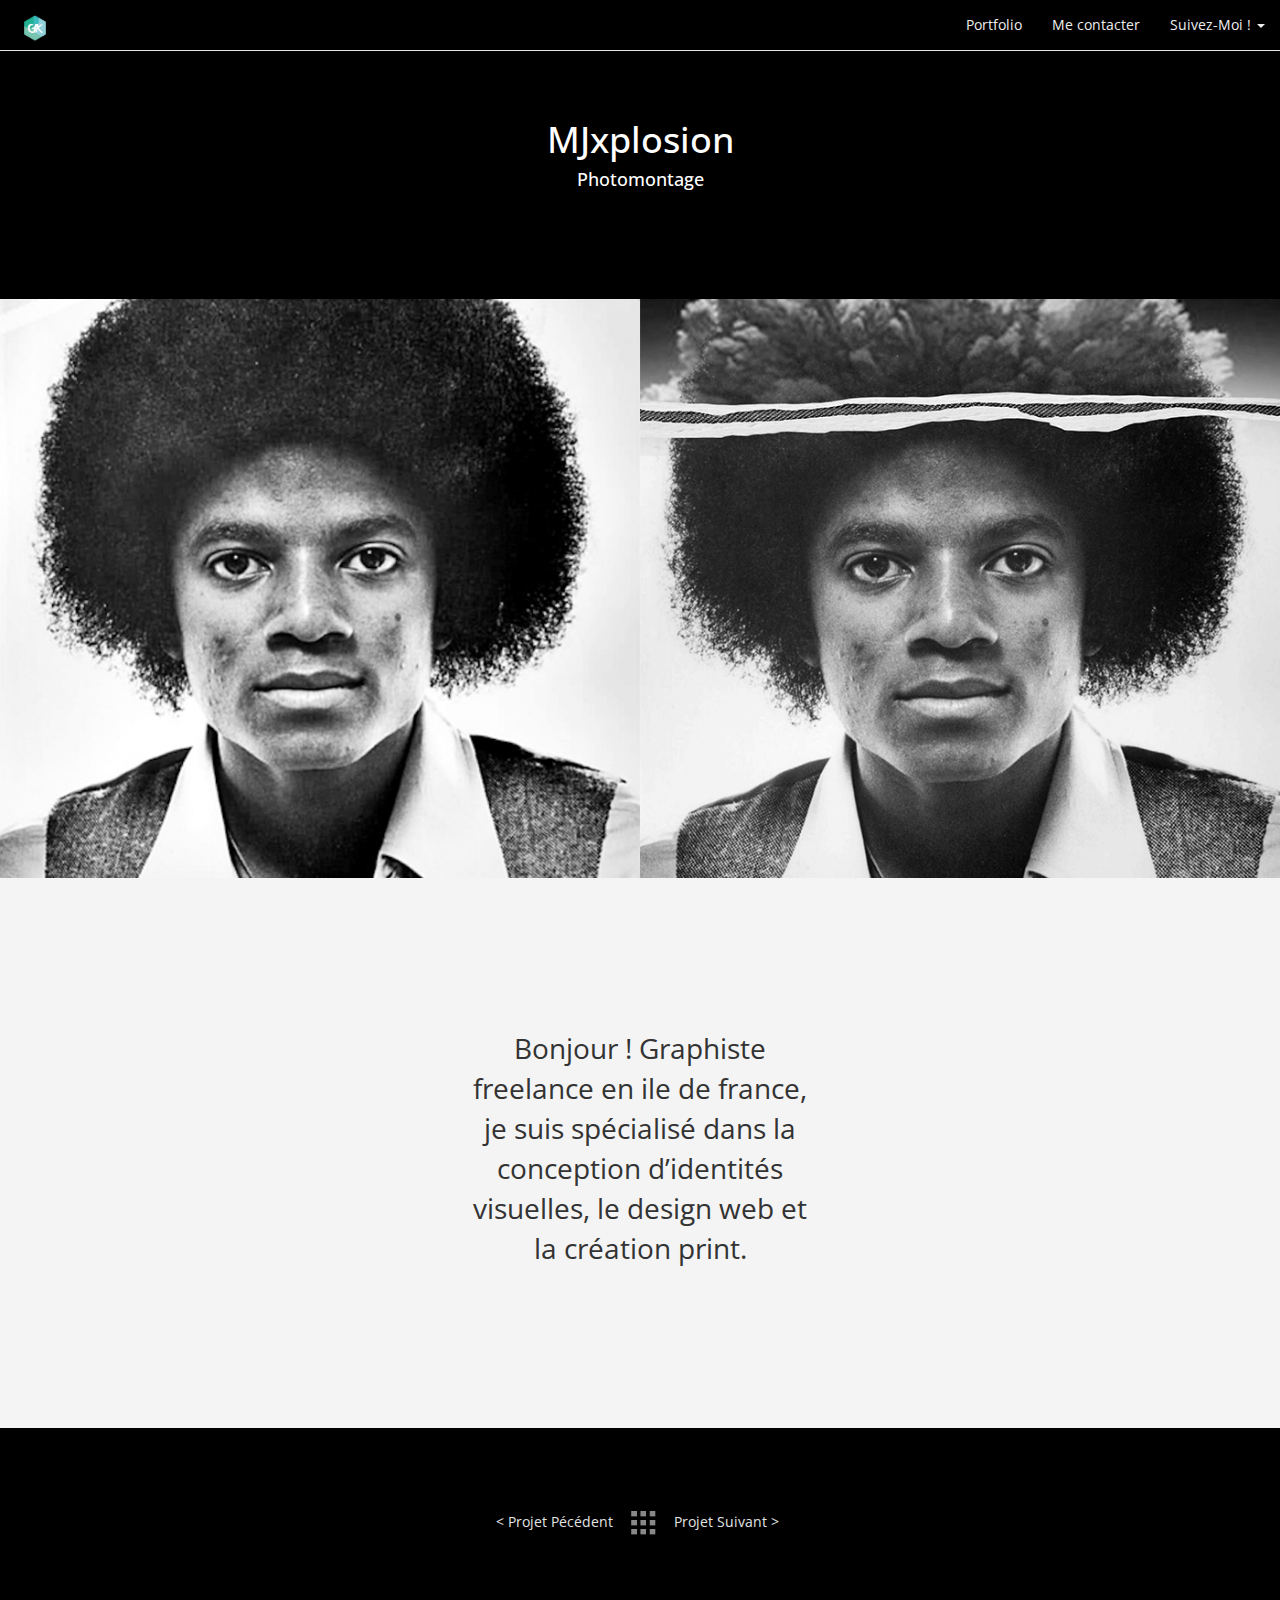
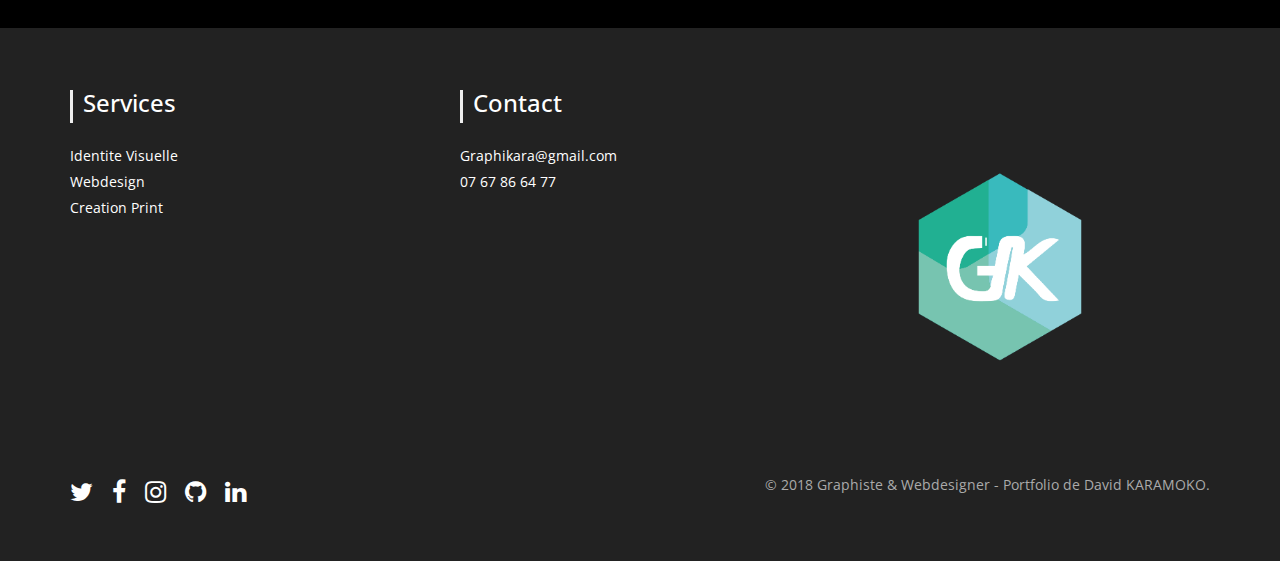
<file: page_galerie/jackson.html>
<!DOCTYPE html>
<html lang="fr">
  <head>
    <meta charset="utf-8">
    <meta http-equiv="X-UA-Compatible" content="IE=edge">
    <meta name="viewport" content="width=device-width, initial-scale=1">

    <title>David KARAMOKO</title>

    <link href="https://maxcdn.bootstrapcdn.com/bootstrap/3.2.0/css/bootstrap.min.css" rel="stylesheet">
    <link rel="stylesheet" type="text/css" href="https://maxcdn.bootstrapcdn.com/font-awesome/4.1.0/css/font-awesome.min.css">
    <link href="https://fonts.googleapis.com/css?family=Montserrat|Open+Sans" rel="stylesheet">
    <link rel="stylesheet" type="text/css" href="../css/style.css">
    <!-- HTML5 Shim and Respond.js IE8 support of HTML5 elements and media queries -->
    <!--[if lt IE 9]>
      <script src="https://oss.maxcdn.com/html5shiv/3.7.2/html5shiv.min.js"></script>
      <script src="https://oss.maxcdn.com/respond/1.4.2/respond.min.js"></script>
    <![endif]-->
  </head>
  <body>

    <nav class="navbar navbar-default navbar-fixed-top navbar-transparent" role="navigation">
      <div class="container-fluid">
        <!-- Brand and toggle get grouped for better mobile display -->
        <div class="navbar-header">
          <button type="button" class="navbar-toggle" data-toggle="collapse" data-target="#bs-example-navbar-collapse-1">
            <span class="sr-only">Menu</span>
            <span class="icon-bar"></span>
            <span class="icon-bar"></span>
            <span class="icon-bar"></span>
          </button>
          <a class="navbar-brand" href="../index.html">
            <img src="../images/logo_gk.png" alt="" width="40px">
          </a>
        </div>

        <!-- Collect the nav links, forms, and other content for toggling -->
        <div class="collapse navbar-collapse" id="bs-example-navbar-collapse-1">
          <!-- <ul class="nav navbar-nav">
            <li class="active"><a href="#">Link</a></li>
            <li><a href="#">Link</a></li>
          </ul> -->
          <ul class="nav navbar-nav navbar-right">
            <li>
              <a href="../portfolio.html">Portfolio</a>
            </li>
            <li>
              <a href="../contact.html">Me contacter</a>
            </li>
            <li class="dropdown">
              <a href="#" class="dropdown-toggle" data-toggle="dropdown">Suivez-Moi ! <span class="caret"></span></a>
              <ul class="dropdown-menu" role="menu">
                <li><a href="#"> <i class="fa fa-twitter-square"></i> Twitter</a></li>
                <li><a href="#"> <i class="fa fa-facebook-square"></i> Facebook</a></li>
              </ul>
            </li>
          </ul>
        </div><!-- /.navbar-collapse -->
      </div><!-- /.container-fluid -->
    </nav>

    <div class="container-fluid">
      <div class="row">
        <div class="col-xs-12 contactermoi text-center">
          <h1>MJxplosion</h1>
          <h4>Photomontage</h4>
        </div>
      </div>
    </div> 

     <div class="container-fluid galerie">
      <div class="row">
         <div class="col-md-6 col-sm-6 col-xs-12">
            <div class="hovereffect">
                <img class="img-responsive" src="images/Michael_Jackson_base.jpg" alt="">
            </div>
        </div>
        <div class="col-md-6 col-sm-6 col-xs-12">
            <div class="hovereffect">
                <img class="img-responsive" src="images/mjxplosion.jpg" alt="">
            </div>
        </div>
      </div>
      </div>

    <div class="container-fluid">
      <div class="row">
        <div class="col-xs-12 presentation text-center">
          <p>
            Bonjour ! Graphiste <br> 
            freelance en ile de france, <br> 
            je suis spécialisé dans la <br> 
            conception d’identités <br> 
            visuelles, le design web et <br> 
            la création print.
          </p>
        </div>
      </div>
    </div>  

    <div class="nav_galerie">
      <ul class="list-inline">
        <li><a href="snoop.html"><   Projet Pécédent</a></li> 
        <li><a href="../portfolio.html"><img src="images/menu.png" alt="" height="30px"></a></li> 
        <li><a href="jp.html">Projet Suivant  ></a></li> 
      </ul>
    </div>


    <div id="footer">
      <div class="container">
        <div class="row botom">
          <div class="col-xs-12 col-sm-4 col-md-4">
            <h3>Services</h3>
            <ul class="list-unstyled quick-links">
              <li><a href="javascript:void();">Identite Visuelle</a></li>
              <li><a href="javascript:void();">Webdesign</a></li>
              <li><a href="javascript:void();">Creation Print</a></li>
            </ul>
          </div>
          <div class="col-xs-12 col-sm-4 col-md-4">
            <h3>Contact</h3>
            <ul class="list-unstyled quick-links">
              <li><a href="javascript:void();">Graphikara@gmail.com</a></li>
              <li><a href="javascript:void();">07 67 86 64 77</a></li>
            </ul>
          </div>
          <div class="col-xs-12 col-sm-6 col-md-3 logo">
          <img src="../images/logo_gk.png" alt="" width="300px">
          </div>
        </div>


        <div class="vertical-spacer"></div>


        <div class="row">
          <div class="col-xs-6 col-sm-3">
            <ul class="list-inline social">
              <li>
                <a href="https://twitter.com/iceme">
                  <i class="fa fa-twitter"></i>
                </a>
              </li>
              <li>
                <a href="https://facebook.com/iceme">
                  <i class="fa fa-facebook"></i>
                </a>
              </li>
              <li>
                <a href="https://instagram.com/iceme">
                  <i class="fa fa-instagram"></i>
                </a>
              </li>
              <li>
                <a href="https://youtube.com/iceme">
                  <i class="fa fa-github"></i>
                </a>
              </li>
              <li>
                <a href="https://youtube.com/iceme">
                  <i class="fa fa-linkedin"></i>
                </a>
              </li>
            </ul>
          </div>
          <div class="col-xs-6 col-sm-9">
            <p class="text-right">
              &copy 2018 Graphiste & Webdesigner - Portfolio de David KARAMOKO.
            </p>
          </div>
        </div>
      </div>
    </div>

    <script src="https://ajax.googleapis.com/ajax/libs/jquery/1.11.1/jquery.min.js"></script>
    <script src="https://maxcdn.bootstrapcdn.com/bootstrap/3.2.0/js/bootstrap.min.js"></script>
  </body>
</html>
</file>
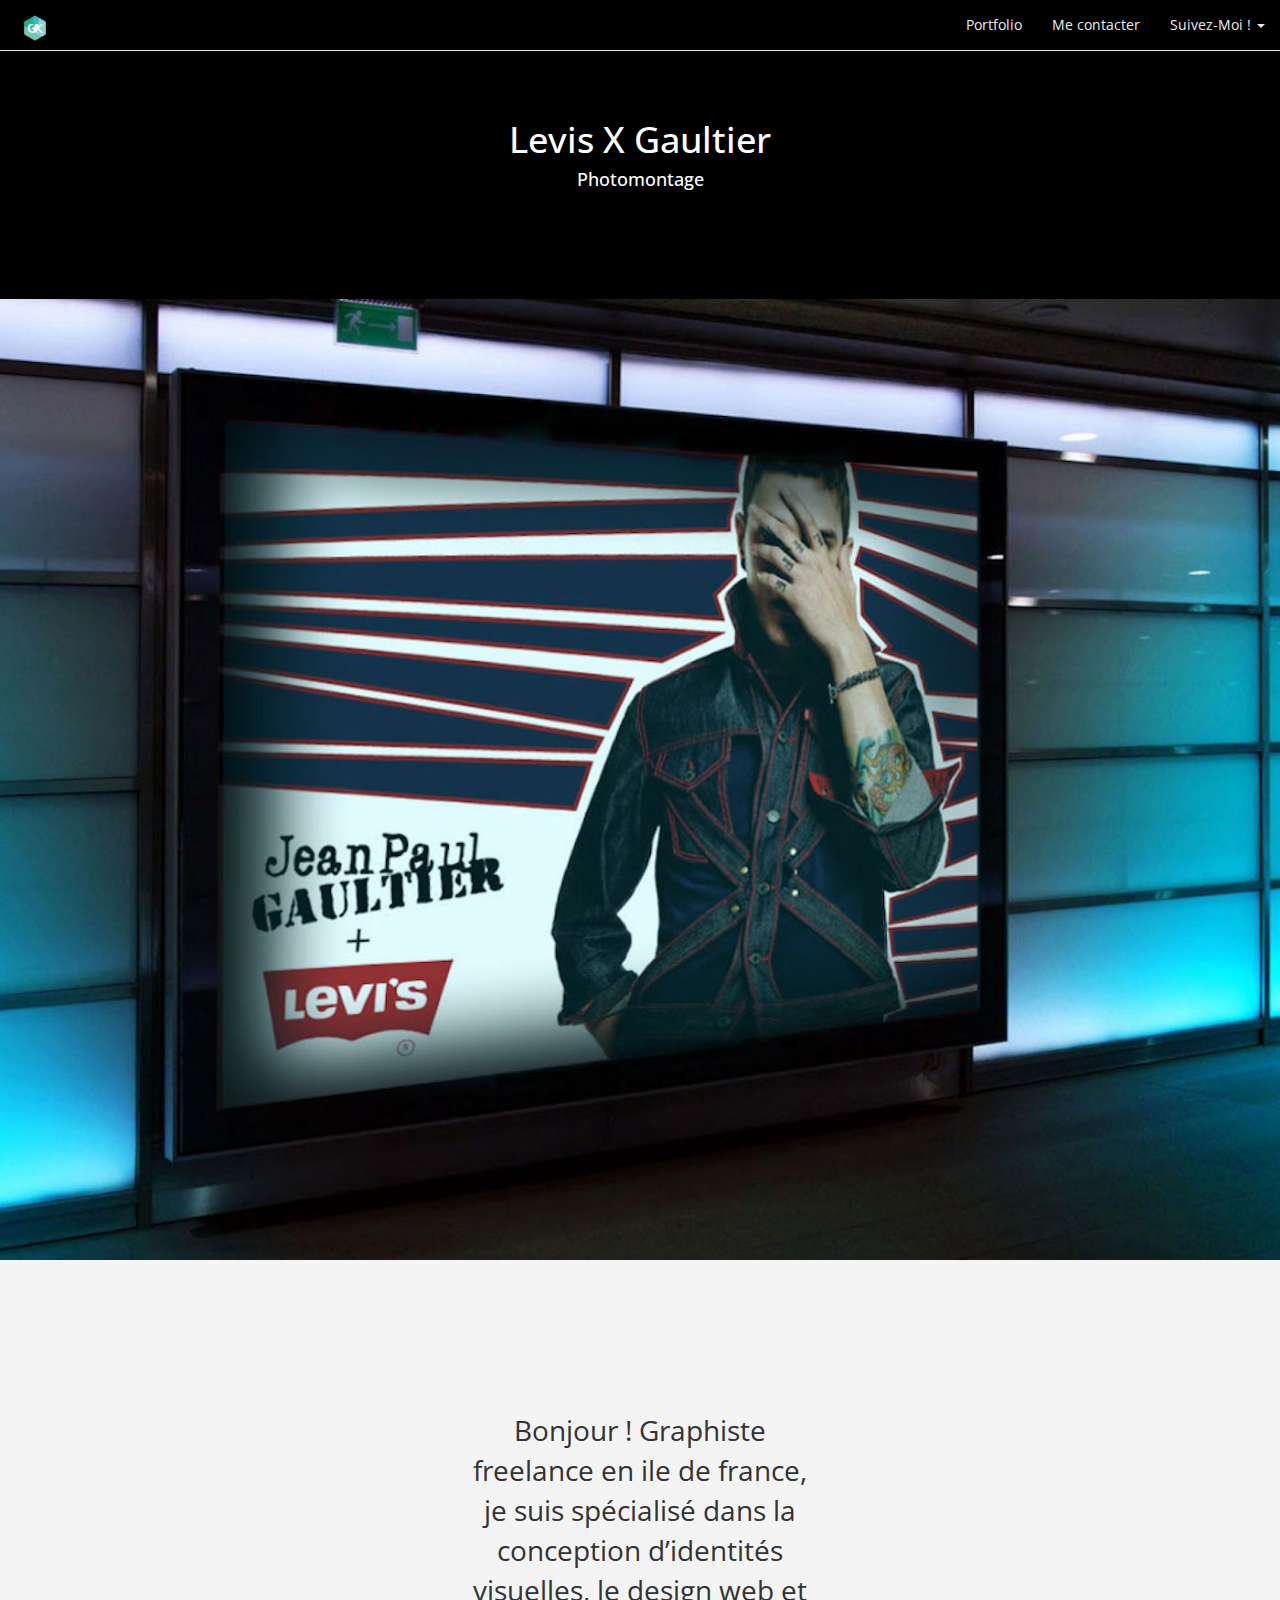
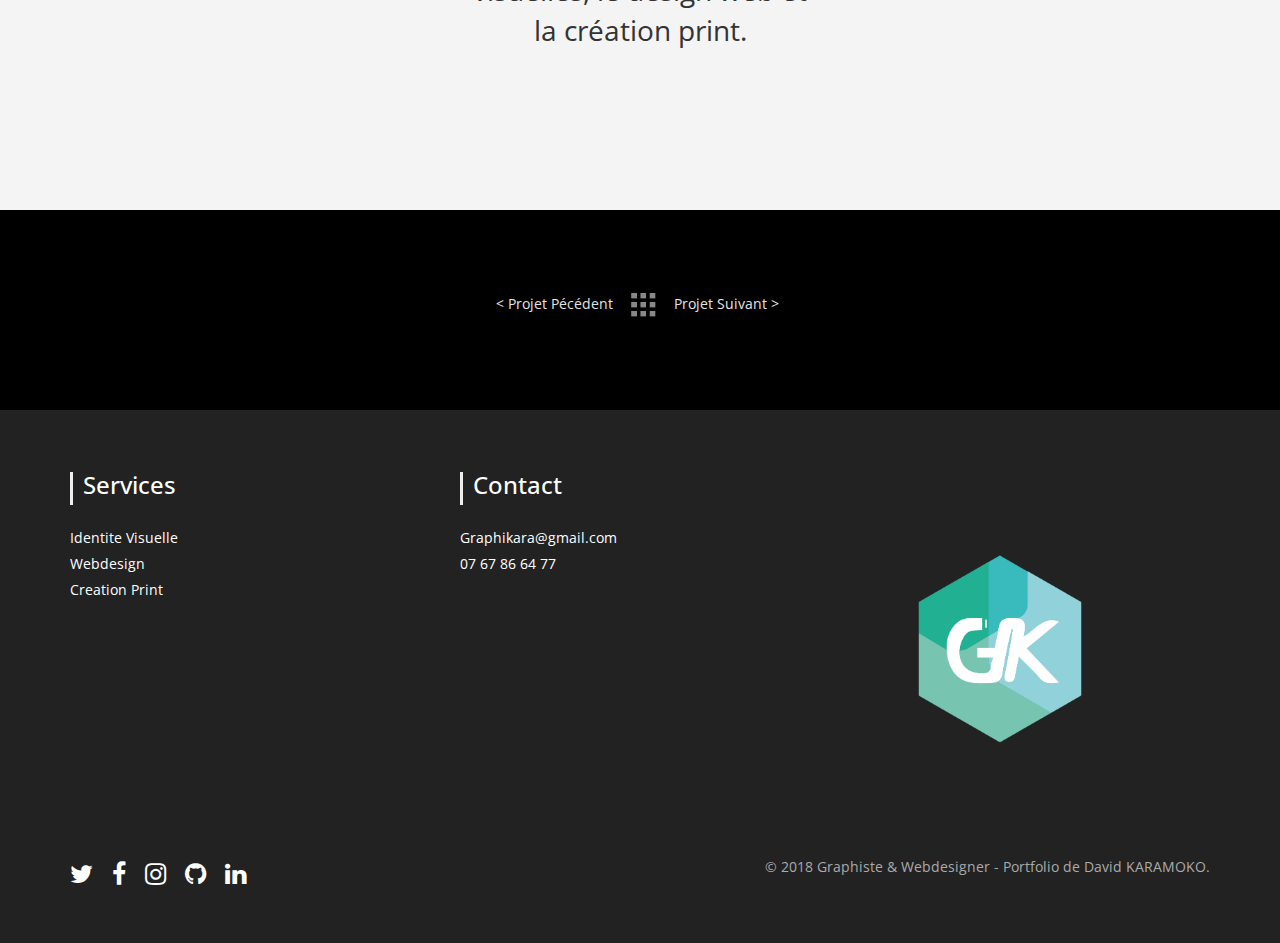
<file: page_galerie/jp.html>
<!DOCTYPE html>
<html lang="fr">
  <head>
    <meta charset="utf-8">
    <meta http-equiv="X-UA-Compatible" content="IE=edge">
    <meta name="viewport" content="width=device-width, initial-scale=1">

    <title>David KARAMOKO</title>

    <link href="https://maxcdn.bootstrapcdn.com/bootstrap/3.2.0/css/bootstrap.min.css" rel="stylesheet">
    <link rel="stylesheet" type="text/css" href="https://maxcdn.bootstrapcdn.com/font-awesome/4.1.0/css/font-awesome.min.css">
    <link href="https://fonts.googleapis.com/css?family=Montserrat|Open+Sans" rel="stylesheet">
    <link rel="stylesheet" type="text/css" href="../css/style.css">
    <!-- HTML5 Shim and Respond.js IE8 support of HTML5 elements and media queries -->
    <!--[if lt IE 9]>
      <script src="https://oss.maxcdn.com/html5shiv/3.7.2/html5shiv.min.js"></script>
      <script src="https://oss.maxcdn.com/respond/1.4.2/respond.min.js"></script>
    <![endif]-->
  </head>
  <body>

    <nav class="navbar navbar-default navbar-fixed-top navbar-transparent" role="navigation">
      <div class="container-fluid">
        <!-- Brand and toggle get grouped for better mobile display -->
        <div class="navbar-header">
          <button type="button" class="navbar-toggle" data-toggle="collapse" data-target="#bs-example-navbar-collapse-1">
            <span class="sr-only">Menu</span>
            <span class="icon-bar"></span>
            <span class="icon-bar"></span>
            <span class="icon-bar"></span>
          </button>
          <a class="navbar-brand" href="../index.html">
            <img src="../images/logo_gk.png" alt="" width="40px">
          </a>
        </div>

        <!-- Collect the nav links, forms, and other content for toggling -->
        <div class="collapse navbar-collapse" id="bs-example-navbar-collapse-1">
          <!-- <ul class="nav navbar-nav">
            <li class="active"><a href="#">Link</a></li>
            <li><a href="#">Link</a></li>
          </ul> -->
          <ul class="nav navbar-nav navbar-right">
            <li>
              <a href="../portfolio.html">Portfolio</a>
            </li>
            <li>
              <a href="../contact.html">Me contacter</a>
            </li>
            <li class="dropdown">
              <a href="#" class="dropdown-toggle" data-toggle="dropdown">Suivez-Moi ! <span class="caret"></span></a>
              <ul class="dropdown-menu" role="menu">
                <li><a href="#"> <i class="fa fa-twitter-square"></i> Twitter</a></li>
                <li><a href="#"> <i class="fa fa-facebook-square"></i> Facebook</a></li>
              </ul>
            </li>
          </ul>
        </div><!-- /.navbar-collapse -->
      </div><!-- /.container-fluid -->
    </nav>

    <div class="container-fluid">
      <div class="row">
        <div class="col-xs-12 contactermoi text-center">
          <h1>Levis X Gaultier</h1>
          <h4>Photomontage</h4>
        </div>
      </div>
    </div> 

     <div class="container-fluid galerie">
      <div class="row">
            <div class="hovereffect">
                <img class="img-responsive" src="images/jp_gautier+levis_KARAMOKO.jpg" alt="">
            </div>
        </div>
      </div>

    <div class="container-fluid">
      <div class="row">
        <div class="col-xs-12 presentation text-center">
          <p>
            Bonjour ! Graphiste <br> 
            freelance en ile de france, <br> 
            je suis spécialisé dans la <br> 
            conception d’identités <br> 
            visuelles, le design web et <br> 
            la création print.
          </p>
        </div>
      </div>
    </div>  


    <div class="nav_galerie">
      <ul class="list-inline">
        <li><a href="jackson.html"><   Projet Pécédent</a></li> 
        <li><a href="../portfolio.html"><img src="images/menu.png" alt="" height="30px"></a></li> 
        <li><a href="mario.html">Projet Suivant  ></a></li> 
      </ul>
    </div>

    <div id="footer">
      <div class="container">
        <div class="row botom">
          <div class="col-xs-12 col-sm-4 col-md-4">
            <h3>Services</h3>
            <ul class="list-unstyled quick-links">
              <li><a href="javascript:void();">Identite Visuelle</a></li>
              <li><a href="javascript:void();">Webdesign</a></li>
              <li><a href="javascript:void();">Creation Print</a></li>
            </ul>
          </div>
          <div class="col-xs-12 col-sm-4 col-md-4">
            <h3>Contact</h3>
            <ul class="list-unstyled quick-links">
              <li><a href="javascript:void();">Graphikara@gmail.com</a></li>
              <li><a href="javascript:void();">07 67 86 64 77</a></li>
            </ul>
          </div>
          <div class="col-xs-12 col-sm-6 col-md-3 logo">
          <img src="../images/logo_gk.png" alt="" width="300px">
          </div>
        </div>


        <div class="vertical-spacer"></div>


        <div class="row">
          <div class="col-xs-6 col-sm-3">
            <ul class="list-inline social">
              <li>
                <a href="https://twitter.com/iceme">
                  <i class="fa fa-twitter"></i>
                </a>
              </li>
              <li>
                <a href="https://facebook.com/iceme">
                  <i class="fa fa-facebook"></i>
                </a>
              </li>
              <li>
                <a href="https://instagram.com/iceme">
                  <i class="fa fa-instagram"></i>
                </a>
              </li>
              <li>
                <a href="https://youtube.com/iceme">
                  <i class="fa fa-github"></i>
                </a>
              </li>
              <li>
                <a href="https://youtube.com/iceme">
                  <i class="fa fa-linkedin"></i>
                </a>
              </li>
            </ul>
          </div>
          <div class="col-xs-6 col-sm-9">
            <p class="text-right">
              &copy 2018 Graphiste & Webdesigner - Portfolio de David KARAMOKO.
            </p>
          </div>
        </div>
      </div>
    </div>

    <script src="https://ajax.googleapis.com/ajax/libs/jquery/1.11.1/jquery.min.js"></script>
    <script src="https://maxcdn.bootstrapcdn.com/bootstrap/3.2.0/js/bootstrap.min.js"></script>
  </body>
</html>
</file>
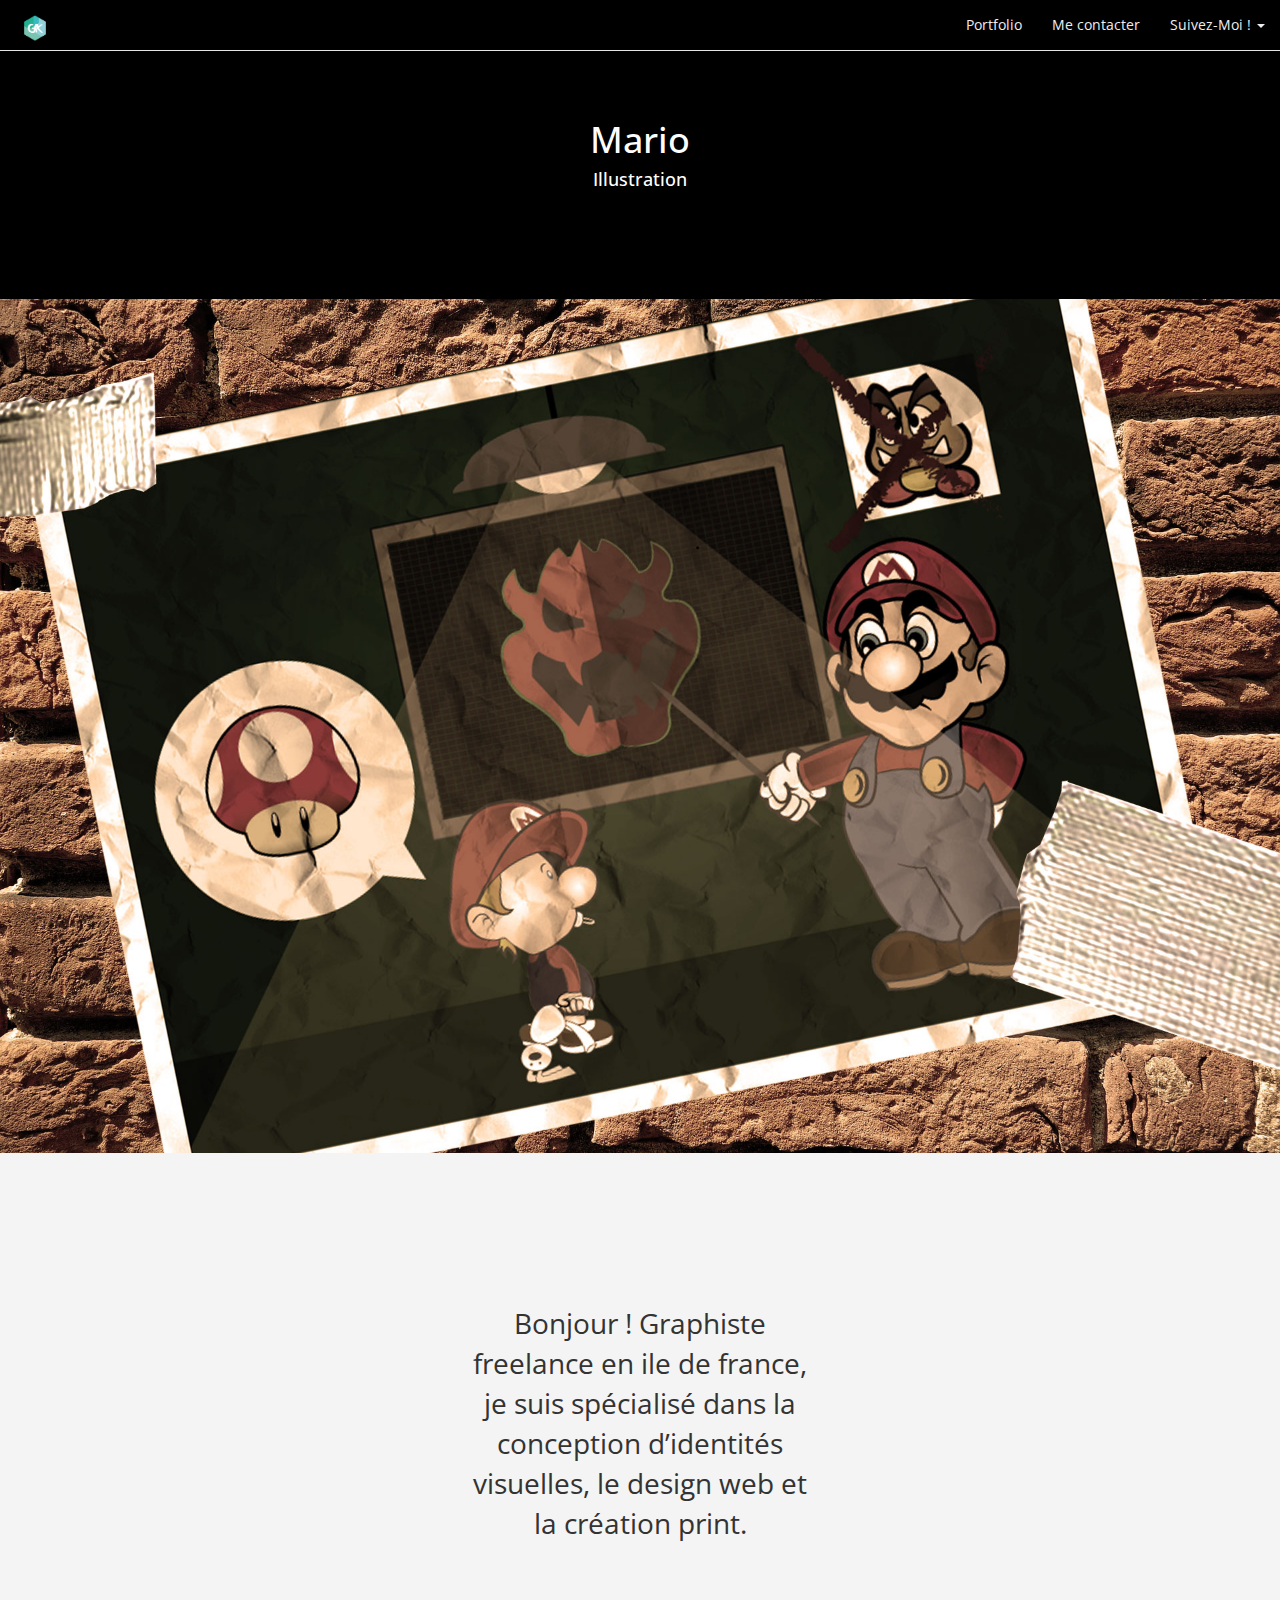
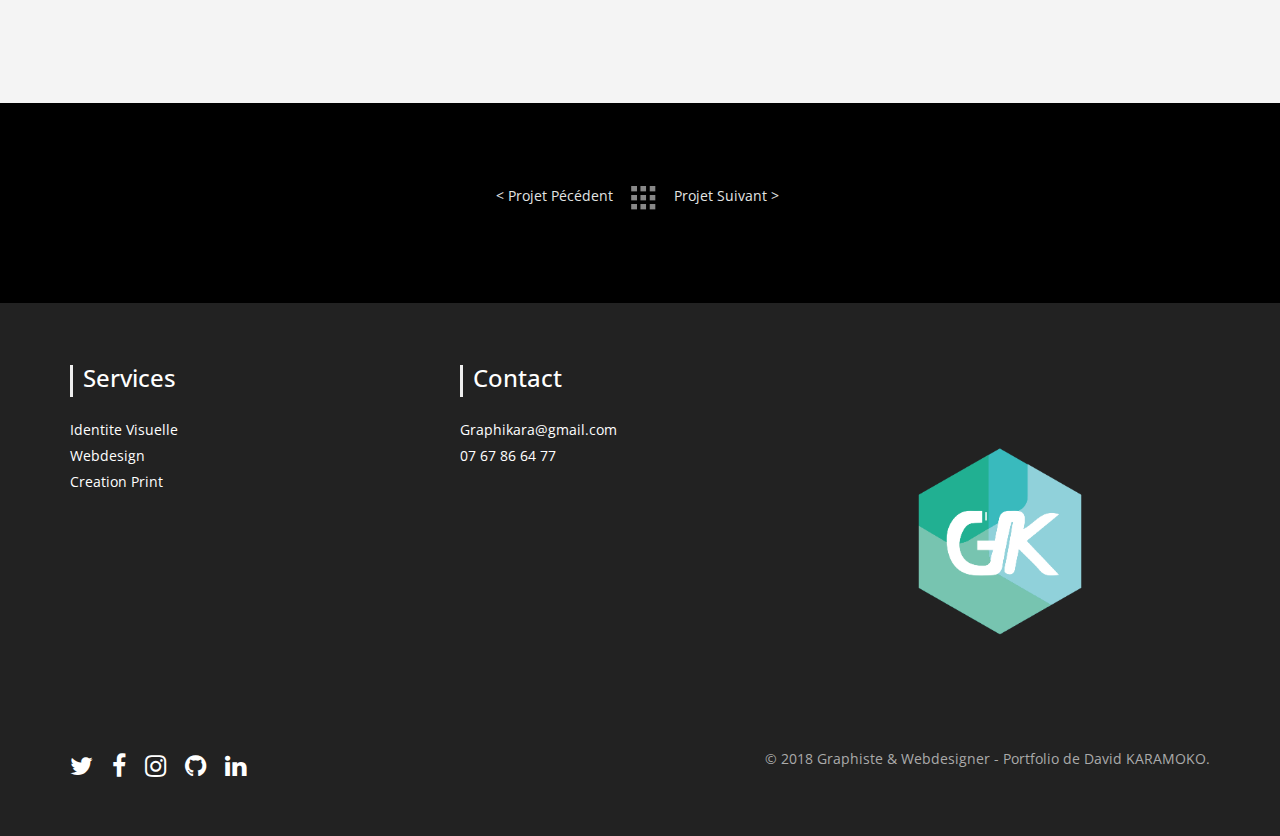
<file: page_galerie/mario.html>
<!DOCTYPE html>
<html lang="fr">
  <head>
    <meta charset="utf-8">
    <meta http-equiv="X-UA-Compatible" content="IE=edge">
    <meta name="viewport" content="width=device-width, initial-scale=1">

    <title>David KARAMOKO</title>

    <link href="https://maxcdn.bootstrapcdn.com/bootstrap/3.2.0/css/bootstrap.min.css" rel="stylesheet">
    <link rel="stylesheet" type="text/css" href="https://maxcdn.bootstrapcdn.com/font-awesome/4.1.0/css/font-awesome.min.css">
    <link href="https://fonts.googleapis.com/css?family=Montserrat|Open+Sans" rel="stylesheet">
    <link rel="stylesheet" type="text/css" href="../css/style.css">
    <!-- HTML5 Shim and Respond.js IE8 support of HTML5 elements and media queries -->
    <!--[if lt IE 9]>
      <script src="https://oss.maxcdn.com/html5shiv/3.7.2/html5shiv.min.js"></script>
      <script src="https://oss.maxcdn.com/respond/1.4.2/respond.min.js"></script>
    <![endif]-->
  </head>
  <body>

    <nav class="navbar navbar-default navbar-fixed-top navbar-transparent" role="navigation">
      <div class="container-fluid">
        <!-- Brand and toggle get grouped for better mobile display -->
        <div class="navbar-header">
          <button type="button" class="navbar-toggle" data-toggle="collapse" data-target="#bs-example-navbar-collapse-1">
            <span class="sr-only">Menu</span>
            <span class="icon-bar"></span>
            <span class="icon-bar"></span>
            <span class="icon-bar"></span>
          </button>
          <a class="navbar-brand" href="../index.html">
            <img src="../images/logo_gk.png" alt="" width="40px">
          </a>
        </div>

        <!-- Collect the nav links, forms, and other content for toggling -->
        <div class="collapse navbar-collapse" id="bs-example-navbar-collapse-1">
          <!-- <ul class="nav navbar-nav">
            <li class="active"><a href="#">Link</a></li>
            <li><a href="#">Link</a></li>
          </ul> -->
          <ul class="nav navbar-nav navbar-right">
            <li>
              <a href="../portfolio.html">Portfolio</a>
            </li>
            <li>
              <a href="../contact.html">Me contacter</a>
            </li>
            <li class="dropdown">
              <a href="#" class="dropdown-toggle" data-toggle="dropdown">Suivez-Moi ! <span class="caret"></span></a>
              <ul class="dropdown-menu" role="menu">
                <li><a href="#"> <i class="fa fa-twitter-square"></i> Twitter</a></li>
                <li><a href="#"> <i class="fa fa-facebook-square"></i> Facebook</a></li>
              </ul>
            </li>
          </ul>
        </div><!-- /.navbar-collapse -->
      </div><!-- /.container-fluid -->
    </nav>

    <div class="container-fluid">
      <div class="row">
        <div class="col-xs-12 contactermoi text-center">
          <h1>Mario</h1>
          <h4>Illustration</h4>
        </div>
      </div>
    </div> 

 <div class="container-fluid galerie">
  <div class="row">
        <div class="hovereffect">
            <img class="img-responsive" src="images/Mario-final.jpg" alt="">
        </div>
    </div>
  </div>

    <div class="container-fluid">
      <div class="row">
        <div class="col-xs-12 presentation text-center">
          <p>
            Bonjour ! Graphiste <br> 
            freelance en ile de france, <br> 
            je suis spécialisé dans la <br> 
            conception d’identités <br> 
            visuelles, le design web et <br> 
            la création print.
          </p>
        </div>
      </div>
    </div>  


    <div class="nav_galerie">
      <ul class="list-inline">
        <li><a href="jp.html"><   Projet Pécédent</a></li> 
        <li><a href="../portfolio.html"><img src="images/menu.png" alt="" height="30px"></a></li> 
        <li><a href="no_life.html">Projet Suivant  ></a></li> 
      </ul>
    </div>

    <div id="footer">
      <div class="container">
        <div class="row botom">
          <div class="col-xs-12 col-sm-4 col-md-4">
            <h3>Services</h3>
            <ul class="list-unstyled quick-links">
              <li><a href="javascript:void();">Identite Visuelle</a></li>
              <li><a href="javascript:void();">Webdesign</a></li>
              <li><a href="javascript:void();">Creation Print</a></li>
            </ul>
          </div>
          <div class="col-xs-12 col-sm-4 col-md-4">
            <h3>Contact</h3>
            <ul class="list-unstyled quick-links">
              <li><a href="javascript:void();">Graphikara@gmail.com</a></li>
              <li><a href="javascript:void();">07 67 86 64 77</a></li>
            </ul>
          </div>
          <div class="col-xs-12 col-sm-6 col-md-3 logo">
          <img src="../images/logo_gk.png" alt="" width="300px">
          </div>
        </div>


        <div class="vertical-spacer"></div>


        <div class="row">
          <div class="col-xs-6 col-sm-3">
            <ul class="list-inline social">
              <li>
                <a href="https://twitter.com/iceme">
                  <i class="fa fa-twitter"></i>
                </a>
              </li>
              <li>
                <a href="https://facebook.com/iceme">
                  <i class="fa fa-facebook"></i>
                </a>
              </li>
              <li>
                <a href="https://instagram.com/iceme">
                  <i class="fa fa-instagram"></i>
                </a>
              </li>
              <li>
                <a href="https://youtube.com/iceme">
                  <i class="fa fa-github"></i>
                </a>
              </li>
              <li>
                <a href="https://youtube.com/iceme">
                  <i class="fa fa-linkedin"></i>
                </a>
              </li>
            </ul>
          </div>
          <div class="col-xs-6 col-sm-9">
            <p class="text-right">
              &copy 2018 Graphiste & Webdesigner - Portfolio de David KARAMOKO.
            </p>
          </div>
        </div>
      </div>
    </div>

    <script src="https://ajax.googleapis.com/ajax/libs/jquery/1.11.1/jquery.min.js"></script>
    <script src="https://maxcdn.bootstrapcdn.com/bootstrap/3.2.0/js/bootstrap.min.js"></script>
  </body>
</html>
</file>
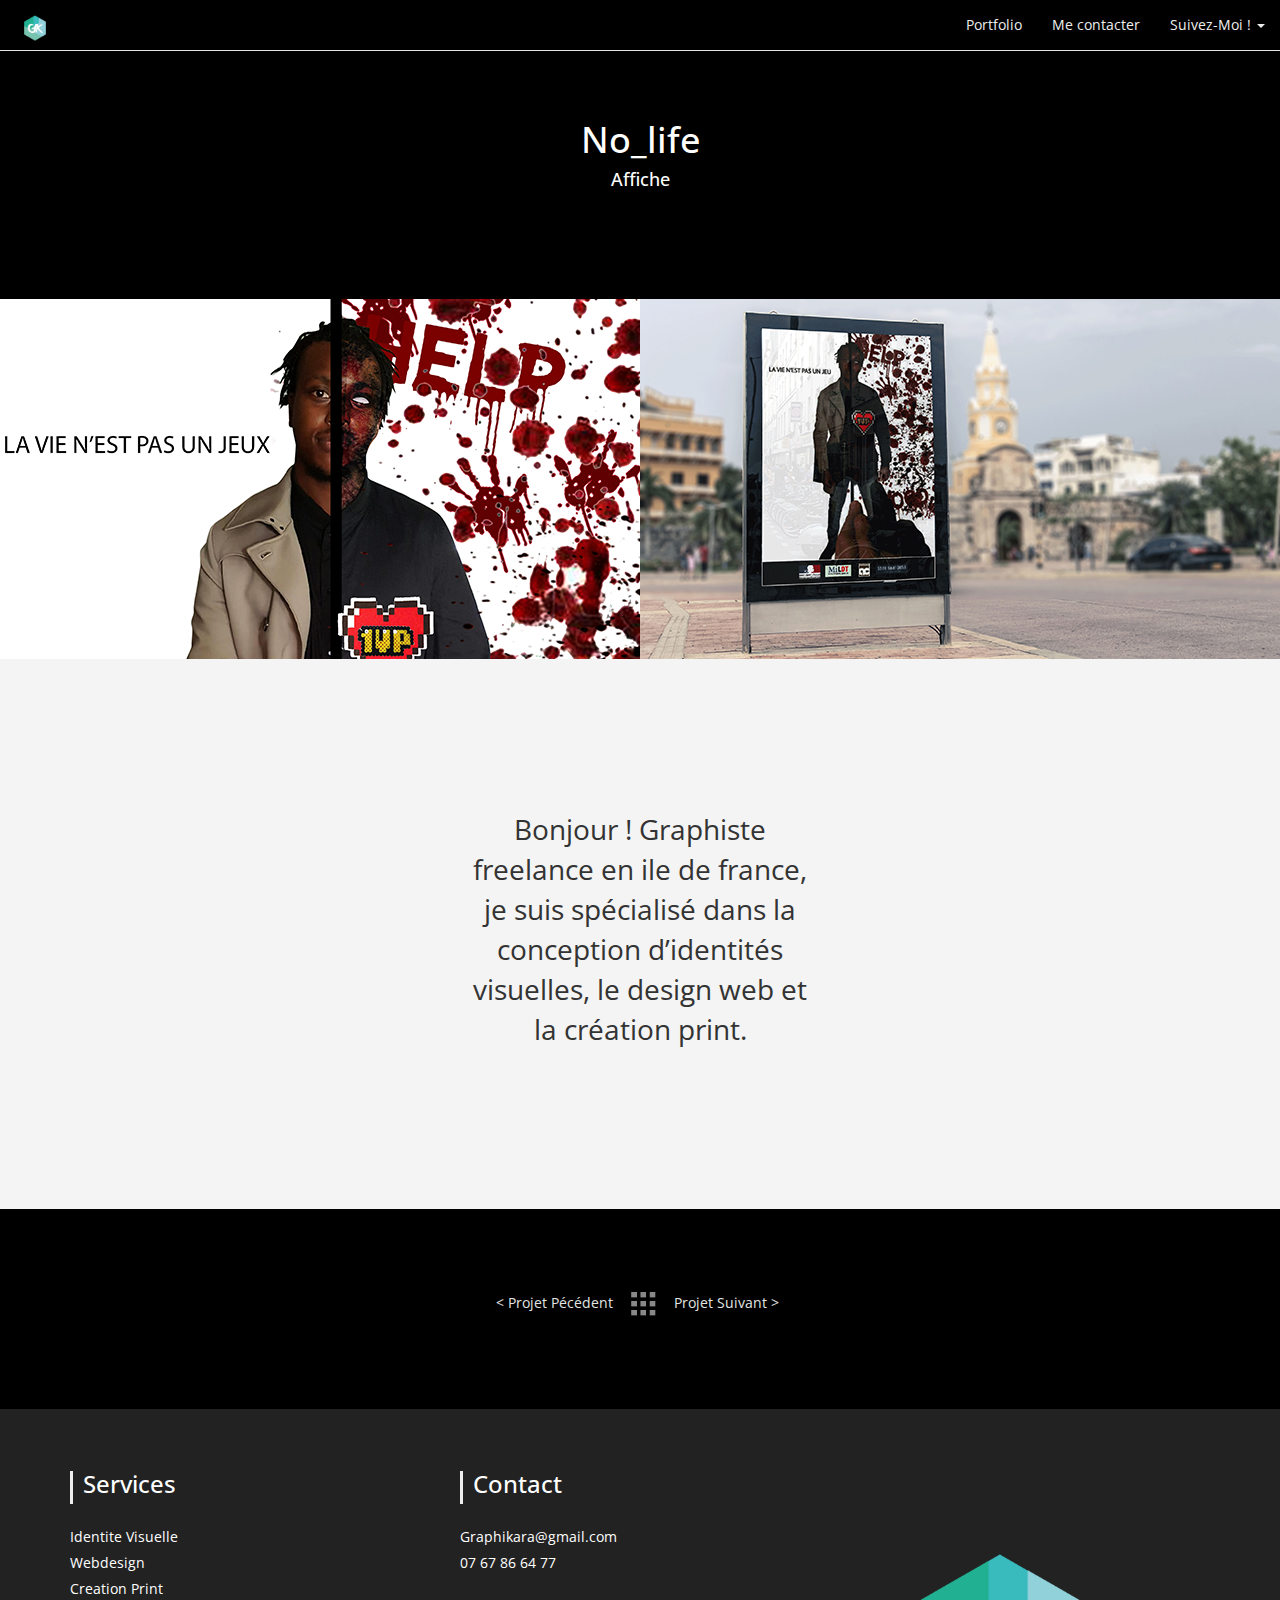
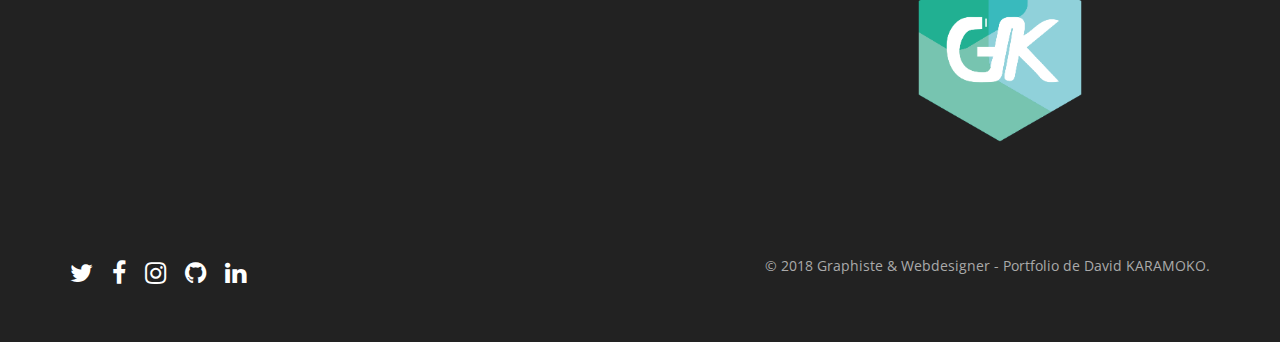
<file: page_galerie/no_life.html>
<!DOCTYPE html>
<html lang="fr">
  <head>
    <meta charset="utf-8">
    <meta http-equiv="X-UA-Compatible" content="IE=edge">
    <meta name="viewport" content="width=device-width, initial-scale=1">

    <title>David KARAMOKO</title>

    <link href="https://maxcdn.bootstrapcdn.com/bootstrap/3.2.0/css/bootstrap.min.css" rel="stylesheet">
    <link rel="stylesheet" type="text/css" href="https://maxcdn.bootstrapcdn.com/font-awesome/4.1.0/css/font-awesome.min.css">
    <link href="https://fonts.googleapis.com/css?family=Montserrat|Open+Sans" rel="stylesheet">
    <link rel="stylesheet" type="text/css" href="../css/style.css">
    <!-- HTML5 Shim and Respond.js IE8 support of HTML5 elements and media queries -->
    <!--[if lt IE 9]>
      <script src="https://oss.maxcdn.com/html5shiv/3.7.2/html5shiv.min.js"></script>
      <script src="https://oss.maxcdn.com/respond/1.4.2/respond.min.js"></script>
    <![endif]-->
  </head>
  <body>

    <nav class="navbar navbar-default navbar-fixed-top navbar-transparent" role="navigation">
      <div class="container-fluid">
        <!-- Brand and toggle get grouped for better mobile display -->
        <div class="navbar-header">
          <button type="button" class="navbar-toggle" data-toggle="collapse" data-target="#bs-example-navbar-collapse-1">
            <span class="sr-only">Menu</span>
            <span class="icon-bar"></span>
            <span class="icon-bar"></span>
            <span class="icon-bar"></span>
          </button>
          <a class="navbar-brand" href="../index.html">
            <img src="../images/logo_gk.png" alt="" width="40px">
          </a>
        </div>

        <!-- Collect the nav links, forms, and other content for toggling -->
        <div class="collapse navbar-collapse" id="bs-example-navbar-collapse-1">
          <!-- <ul class="nav navbar-nav">
            <li class="active"><a href="#">Link</a></li>
            <li><a href="#">Link</a></li>
          </ul> -->
          <ul class="nav navbar-nav navbar-right">
            <li>
              <a href="../portfolio.html">Portfolio</a>
            </li>
            <li>
              <a href="../contact.html">Me contacter</a>
            </li>
            <li class="dropdown">
              <a href="#" class="dropdown-toggle" data-toggle="dropdown">Suivez-Moi ! <span class="caret"></span></a>
              <ul class="dropdown-menu" role="menu">
                <li><a href="#"> <i class="fa fa-twitter-square"></i> Twitter</a></li>
                <li><a href="#"> <i class="fa fa-facebook-square"></i> Facebook</a></li>
              </ul>
            </li>
          </ul>
        </div><!-- /.navbar-collapse -->
      </div><!-- /.container-fluid -->
    </nav>

    <div class="container-fluid">
      <div class="row">
        <div class="col-xs-12 contactermoi text-center">
          <h1>No_life</h1>
          <h4>Affiche</h4>
        </div>
      </div>
    </div> 

     <div class="container-fluid galerie">
      <div class="row">
         <div class="col-md-6 col-sm-6 col-xs-12">
            <div class="hovereffect">
                <img class="img-responsive" src="images/no_life.png" alt="">
            </div>
        </div>
        <div class="col-md-6 col-sm-6 col-xs-12">
            <div class="hovereffect">
                <img class="img-responsive" src="images/no_life_final.png" alt="">
            </div>
        </div>
      </div>
      </div>

    <div class="container-fluid">
      <div class="row">
        <div class="col-xs-12 presentation text-center">
          <p>
            Bonjour ! Graphiste <br> 
            freelance en ile de france, <br> 
            je suis spécialisé dans la <br> 
            conception d’identités <br> 
            visuelles, le design web et <br> 
            la création print.
          </p>
        </div>
      </div>
    </div>  


    <div class="nav_galerie">
      <ul class="list-inline">
        <li><a href="mario.html"><   Projet Pécédent</a></li> 
        <li><a href="../portfolio.html"><img src="images/menu.png" alt="" height="30px"></a></li> 
        <li><a href="hypervenom.html">Projet Suivant  ></a></li> 
      </ul>
    </div>

    <div id="footer">
      <div class="container">
        <div class="row botom">
          <div class="col-xs-12 col-sm-4 col-md-4">
            <h3>Services</h3>
            <ul class="list-unstyled quick-links">
              <li><a href="javascript:void();">Identite Visuelle</a></li>
              <li><a href="javascript:void();">Webdesign</a></li>
              <li><a href="javascript:void();">Creation Print</a></li>
            </ul>
          </div>
          <div class="col-xs-12 col-sm-4 col-md-4">
            <h3>Contact</h3>
            <ul class="list-unstyled quick-links">
              <li><a href="javascript:void();">Graphikara@gmail.com</a></li>
              <li><a href="javascript:void();">07 67 86 64 77</a></li>
            </ul>
          </div>
          <div class="col-xs-12 col-sm-6 col-md-3 logo">
          <img src="../images/logo_gk.png" alt="" width="300px">
          </div>
        </div>


        <div class="vertical-spacer"></div>


        <div class="row">
          <div class="col-xs-6 col-sm-3">
            <ul class="list-inline social">
              <li>
                <a href="https://twitter.com/iceme">
                  <i class="fa fa-twitter"></i>
                </a>
              </li>
              <li>
                <a href="https://facebook.com/iceme">
                  <i class="fa fa-facebook"></i>
                </a>
              </li>
              <li>
                <a href="https://instagram.com/iceme">
                  <i class="fa fa-instagram"></i>
                </a>
              </li>
              <li>
                <a href="https://youtube.com/iceme">
                  <i class="fa fa-github"></i>
                </a>
              </li>
              <li>
                <a href="https://youtube.com/iceme">
                  <i class="fa fa-linkedin"></i>
                </a>
              </li>
            </ul>
          </div>
          <div class="col-xs-6 col-sm-9">
            <p class="text-right">
              &copy 2018 Graphiste & Webdesigner - Portfolio de David KARAMOKO.
            </p>
          </div>
        </div>
      </div>
    </div>

    <script src="https://ajax.googleapis.com/ajax/libs/jquery/1.11.1/jquery.min.js"></script>
    <script src="https://maxcdn.bootstrapcdn.com/bootstrap/3.2.0/js/bootstrap.min.js"></script>
  </body>
</html>
</file>
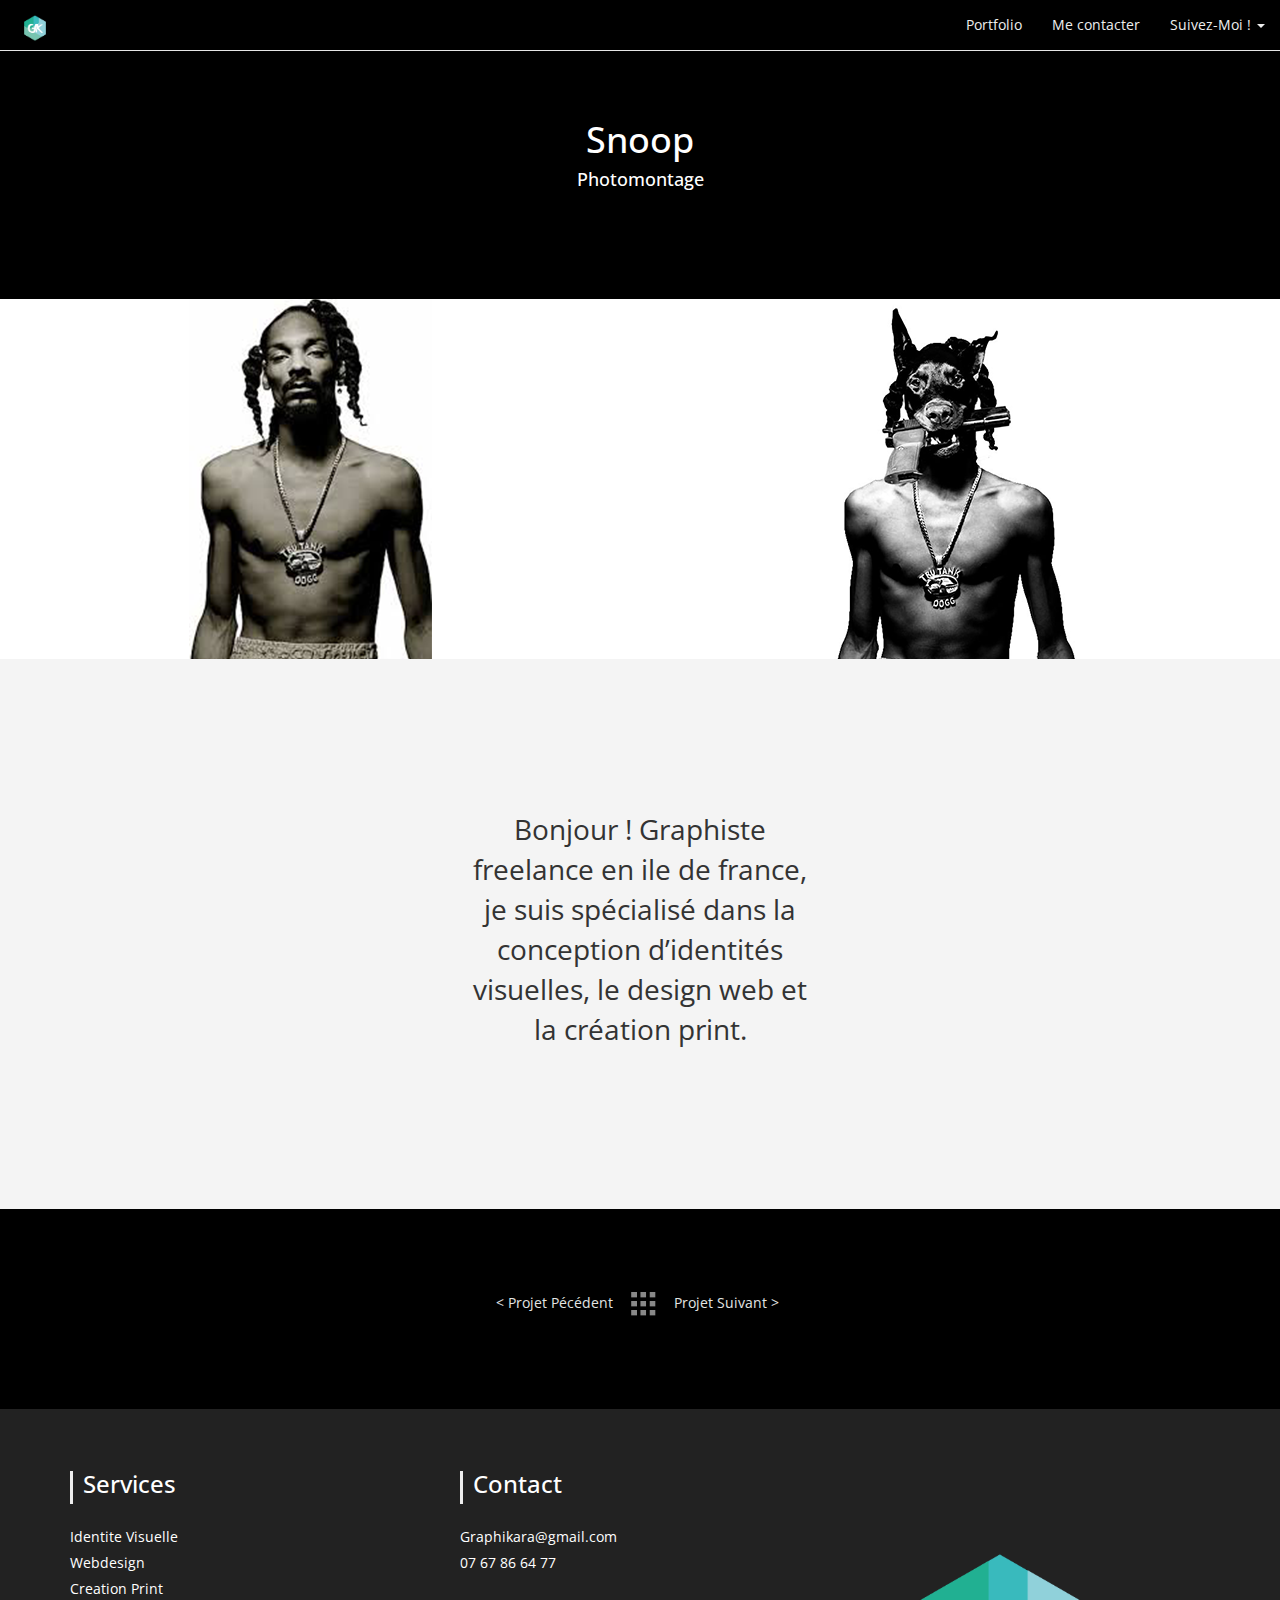
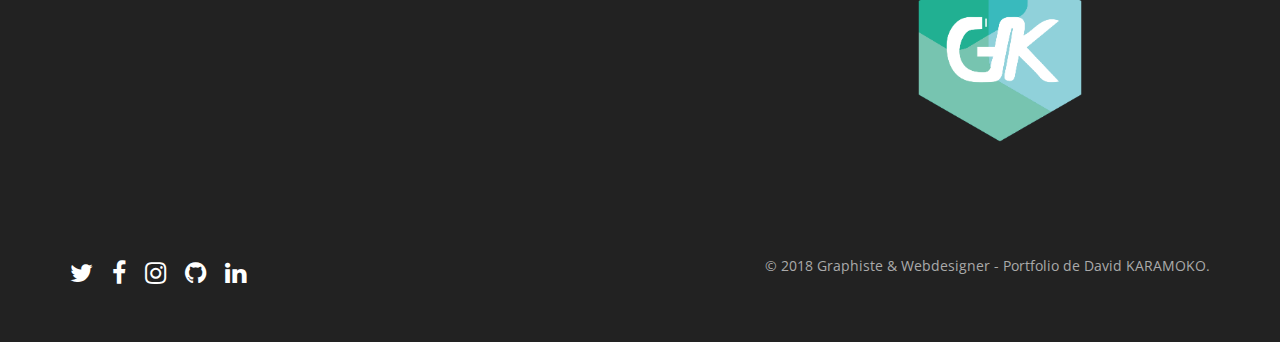
<file: page_galerie/snoop.html>
<!DOCTYPE html>
<html lang="fr">
  <head>
    <meta charset="utf-8">
    <meta http-equiv="X-UA-Compatible" content="IE=edge">
    <meta name="viewport" content="width=device-width, initial-scale=1">

    <title>David KARAMOKO</title>

    <link href="https://maxcdn.bootstrapcdn.com/bootstrap/3.2.0/css/bootstrap.min.css" rel="stylesheet">
    <link rel="stylesheet" type="text/css" href="https://maxcdn.bootstrapcdn.com/font-awesome/4.1.0/css/font-awesome.min.css">
    <link href="https://fonts.googleapis.com/css?family=Montserrat|Open+Sans" rel="stylesheet">
    <link rel="stylesheet" type="text/css" href="../css/style.css">
    <!-- HTML5 Shim and Respond.js IE8 support of HTML5 elements and media queries -->
    <!--[if lt IE 9]>
      <script src="https://oss.maxcdn.com/html5shiv/3.7.2/html5shiv.min.js"></script>
      <script src="https://oss.maxcdn.com/respond/1.4.2/respond.min.js"></script>
    <![endif]-->
  </head>
  <body>

    <nav class="navbar navbar-default navbar-fixed-top navbar-transparent" role="navigation">
      <div class="container-fluid">
        <!-- Brand and toggle get grouped for better mobile display -->
        <div class="navbar-header">
          <button type="button" class="navbar-toggle" data-toggle="collapse" data-target="#bs-example-navbar-collapse-1">
            <span class="sr-only">Menu</span>
            <span class="icon-bar"></span>
            <span class="icon-bar"></span>
            <span class="icon-bar"></span>
          </button>
          <a class="navbar-brand" href="../index.html">
            <img src="../images/logo_gk.png" alt="" width="40px">
          </a>
        </div>

        <!-- Collect the nav links, forms, and other content for toggling -->
        <div class="collapse navbar-collapse" id="bs-example-navbar-collapse-1">
          <!-- <ul class="nav navbar-nav">
            <li class="active"><a href="#">Link</a></li>
            <li><a href="#">Link</a></li>
          </ul> -->
          <ul class="nav navbar-nav navbar-right">
            <li>
              <a href="../portfolio.html">Portfolio</a>
            </li>
            <li>
              <a href="../contact.html">Me contacter</a>
            </li>
            <li class="dropdown">
              <a href="#" class="dropdown-toggle" data-toggle="dropdown">Suivez-Moi ! <span class="caret"></span></a>
              <ul class="dropdown-menu" role="menu">
                <li><a href="#"> <i class="fa fa-twitter-square"></i> Twitter</a></li>
                <li><a href="#"> <i class="fa fa-facebook-square"></i> Facebook</a></li>
              </ul>
            </li>
          </ul>
        </div><!-- /.navbar-collapse -->
      </div><!-- /.container-fluid -->
    </nav>

    <div class="container-fluid">
      <div class="row">
        <div class="col-xs-12 contactermoi text-center">
          <h1>Snoop</h1>
          <h4>Photomontage</h4>
        </div>
      </div>
    </div> 

     <div class="container-fluid galerie">
      <div class="row">
         <div class="col-md-6 col-sm-6 col-xs-12">
            <div class="hovereffect">
                <img class="img-responsive" src="images/snoop_base.png" alt="">
            </div>
        </div>
        <div class="col-md-6 col-sm-6 col-xs-12">
            <div class="hovereffect">
                <img class="img-responsive" src="images/snoop_final.png" alt="">
            </div>
        </div>
      </div>
      </div>

    <div class="container-fluid">
      <div class="row">
        <div class="col-xs-12 presentation text-center">
          <p>
            Bonjour ! Graphiste <br> 
            freelance en ile de france, <br> 
            je suis spécialisé dans la <br> 
            conception d’identités <br> 
            visuelles, le design web et <br> 
            la création print.
          </p>
        </div>
      </div>
    </div>  

    <div class="nav_galerie">
      <ul class="list-inline">
        <li><a href="gaz_vador.html"><   Projet Pécédent</a></li> 
        <li><a href="../portfolio.html"><img src="images/menu.png" alt="" height="30px"></a></li> 
        <li><a href="jackson.html">Projet Suivant  ></a></li> 
      </ul>
    </div>


    <div id="footer">
      <div class="container">
        <div class="row botom">
          <div class="col-xs-12 col-sm-4 col-md-4">
            <h3>Services</h3>
            <ul class="list-unstyled quick-links">
              <li><a href="javascript:void();">Identite Visuelle</a></li>
              <li><a href="javascript:void();">Webdesign</a></li>
              <li><a href="javascript:void();">Creation Print</a></li>
            </ul>
          </div>
          <div class="col-xs-12 col-sm-4 col-md-4">
            <h3>Contact</h3>
            <ul class="list-unstyled quick-links">
              <li><a href="javascript:void();">Graphikara@gmail.com</a></li>
              <li><a href="javascript:void();">07 67 86 64 77</a></li>
            </ul>
          </div>
          <div class="col-xs-12 col-sm-6 col-md-3 logo">
          <img src="../images/logo_gk.png" alt="" width="300px">
          </div>
        </div>


        <div class="vertical-spacer"></div>


        <div class="row">
          <div class="col-xs-6 col-sm-3">
            <ul class="list-inline social">
              <li>
                <a href="https://twitter.com/iceme">
                  <i class="fa fa-twitter"></i>
                </a>
              </li>
              <li>
                <a href="https://facebook.com/iceme">
                  <i class="fa fa-facebook"></i>
                </a>
              </li>
              <li>
                <a href="https://instagram.com/iceme">
                  <i class="fa fa-instagram"></i>
                </a>
              </li>
              <li>
                <a href="https://youtube.com/iceme">
                  <i class="fa fa-github"></i>
                </a>
              </li>
              <li>
                <a href="https://youtube.com/iceme">
                  <i class="fa fa-linkedin"></i>
                </a>
              </li>
            </ul>
          </div>
          <div class="col-xs-6 col-sm-9">
            <p class="text-right">
              &copy 2018 Graphiste & Webdesigner - Portfolio de David KARAMOKO.
            </p>
          </div>
        </div>
      </div>
    </div>

    <script src="https://ajax.googleapis.com/ajax/libs/jquery/1.11.1/jquery.min.js"></script>
    <script src="https://maxcdn.bootstrapcdn.com/bootstrap/3.2.0/js/bootstrap.min.js"></script>
  </body>
</html>
</file>
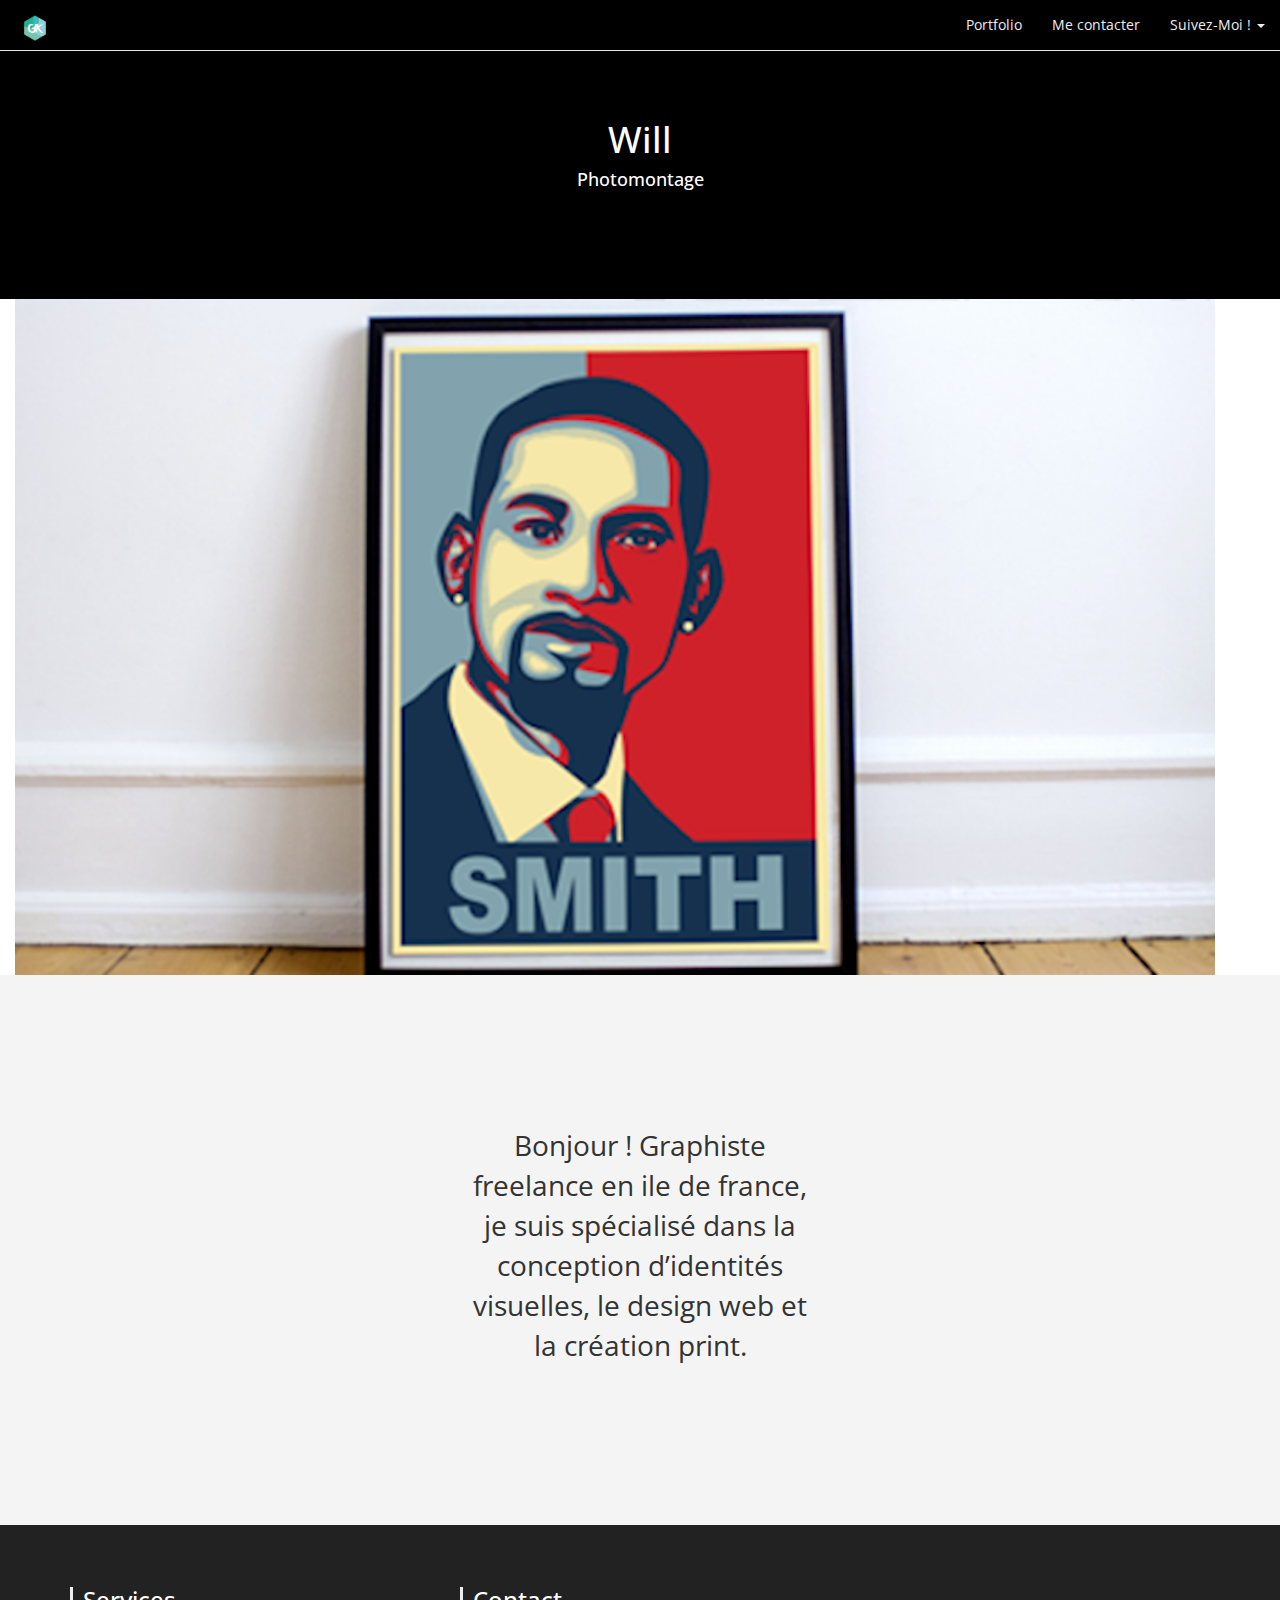
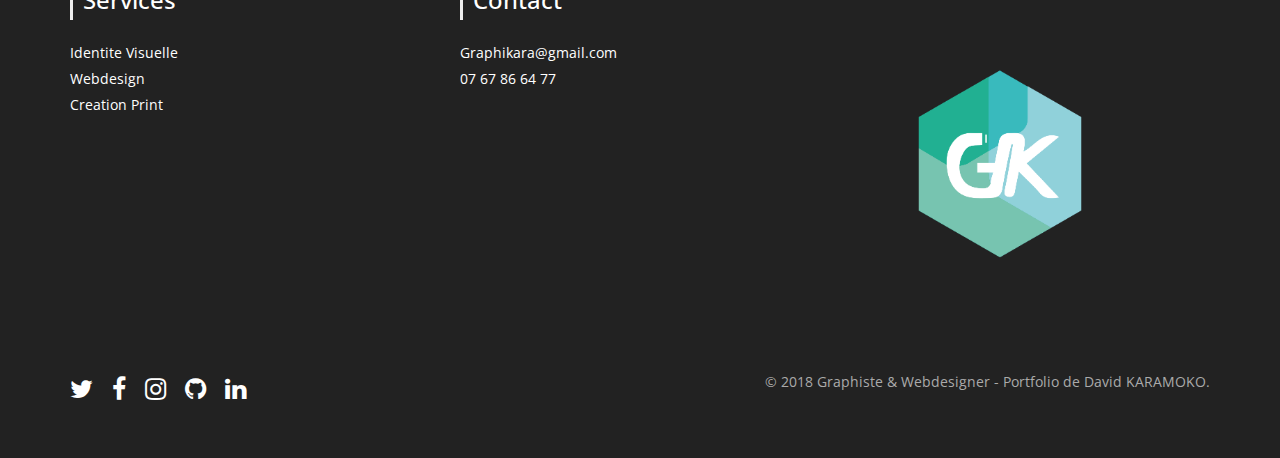
<file: page_galerie/will.html>
<!DOCTYPE html>
<html lang="fr">
  <head>
    <meta charset="utf-8">
    <meta http-equiv="X-UA-Compatible" content="IE=edge">
    <meta name="viewport" content="width=device-width, initial-scale=1">

    <title>David KARAMOKO</title>

    <link href="https://maxcdn.bootstrapcdn.com/bootstrap/3.2.0/css/bootstrap.min.css" rel="stylesheet">
    <link rel="stylesheet" type="text/css" href="https://maxcdn.bootstrapcdn.com/font-awesome/4.1.0/css/font-awesome.min.css">
    <link href="https://fonts.googleapis.com/css?family=Montserrat|Open+Sans" rel="stylesheet">
    <link rel="stylesheet" type="text/css" href="../css/style.css">
    <!-- HTML5 Shim and Respond.js IE8 support of HTML5 elements and media queries -->
    <!--[if lt IE 9]>
      <script src="https://oss.maxcdn.com/html5shiv/3.7.2/html5shiv.min.js"></script>
      <script src="https://oss.maxcdn.com/respond/1.4.2/respond.min.js"></script>
    <![endif]-->
  </head>
  <body>

    <nav class="navbar navbar-default navbar-fixed-top navbar-transparent" role="navigation">
      <div class="container-fluid">
        <!-- Brand and toggle get grouped for better mobile display -->
        <div class="navbar-header">
          <button type="button" class="navbar-toggle" data-toggle="collapse" data-target="#bs-example-navbar-collapse-1">
            <span class="sr-only">Menu</span>
            <span class="icon-bar"></span>
            <span class="icon-bar"></span>
            <span class="icon-bar"></span>
          </button>
          <a class="navbar-brand" href="../index.html">
            <img src="../images/logo_gk.png" alt="" width="40px">
          </a>
        </div>

        <!-- Collect the nav links, forms, and other content for toggling -->
        <div class="collapse navbar-collapse" id="bs-example-navbar-collapse-1">
          <!-- <ul class="nav navbar-nav">
            <li class="active"><a href="#">Link</a></li>
            <li><a href="#">Link</a></li>
          </ul> -->
          <ul class="nav navbar-nav navbar-right">
            <li>
              <a href="../portfolio.html">Portfolio</a>
            </li>
            <li>
              <a href="../contact.html">Me contacter</a>
            </li>
            <li class="dropdown">
              <a href="#" class="dropdown-toggle" data-toggle="dropdown">Suivez-Moi ! <span class="caret"></span></a>
              <ul class="dropdown-menu" role="menu">
                <li><a href="#"> <i class="fa fa-twitter-square"></i> Twitter</a></li>
                <li><a href="#"> <i class="fa fa-facebook-square"></i> Facebook</a></li>
              </ul>
            </li>
          </ul>
        </div><!-- /.navbar-collapse -->
      </div><!-- /.container-fluid -->
    </nav>

    <div class="container-fluid">
      <div class="row">
        <div class="col-xs-12 contactermoi text-center">
          <h1>Will</h1>
          <h4>Photomontage</h4>
        </div>
      </div>
    </div> 

     <div class="container-fluid galerie">
      <div class="row">
         <div class="col-md-12 col-xs-12">
            <div class="hovereffect">
                <img class="img-responsive" src="images/will_final.png" alt="">
            </div>
        </div>
      </div>
      </div>

    <div class="container-fluid">
      <div class="row">
        <div class="col-xs-12 presentation text-center">
          <p>
            Bonjour ! Graphiste <br> 
            freelance en ile de france, <br> 
            je suis spécialisé dans la <br> 
            conception d’identités <br> 
            visuelles, le design web et <br> 
            la création print.
          </p>
        </div>
      </div>
    </div>  




    <div id="footer">
      <div class="container">
        <div class="row botom">
          <div class="col-xs-12 col-sm-4 col-md-4">
            <h3>Services</h3>
            <ul class="list-unstyled quick-links">
              <li><a href="javascript:void();">Identite Visuelle</a></li>
              <li><a href="javascript:void();">Webdesign</a></li>
              <li><a href="javascript:void();">Creation Print</a></li>
            </ul>
          </div>
          <div class="col-xs-12 col-sm-4 col-md-4">
            <h3>Contact</h3>
            <ul class="list-unstyled quick-links">
              <li><a href="javascript:void();">Graphikara@gmail.com</a></li>
              <li><a href="javascript:void();">07 67 86 64 77</a></li>
            </ul>
          </div>
          <div class="col-xs-12 col-sm-6 col-md-3 logo">
          <img src="../images/logo_gk.png" alt="" width="300px">
          </div>
        </div>


        <div class="vertical-spacer"></div>


        <div class="row">
          <div class="col-xs-6 col-sm-3">
            <ul class="list-inline social">
              <li>
                <a href="https://twitter.com/iceme">
                  <i class="fa fa-twitter"></i>
                </a>
              </li>
              <li>
                <a href="https://facebook.com/iceme">
                  <i class="fa fa-facebook"></i>
                </a>
              </li>
              <li>
                <a href="https://instagram.com/iceme">
                  <i class="fa fa-instagram"></i>
                </a>
              </li>
              <li>
                <a href="https://youtube.com/iceme">
                  <i class="fa fa-github"></i>
                </a>
              </li>
              <li>
                <a href="https://youtube.com/iceme">
                  <i class="fa fa-linkedin"></i>
                </a>
              </li>
            </ul>
          </div>
          <div class="col-xs-6 col-sm-9">
            <p class="text-right">
              &copy 2018 Graphiste & Webdesigner - Portfolio de David KARAMOKO.
            </p>
          </div>
        </div>
      </div>
    </div>

    <script src="https://ajax.googleapis.com/ajax/libs/jquery/1.11.1/jquery.min.js"></script>
    <script src="https://maxcdn.bootstrapcdn.com/bootstrap/3.2.0/js/bootstrap.min.js"></script>
  </body>
</html>
</file>
<file: css/style.css>
/* General classes for page */

body {
  
  
font-family: 'Open Sans', sans-serif;
}

body {
  
  
font-family: 'Open Sans', sans-serif;
}



h1 h2 h3 h4 h5 h6{
  font-family: 'Montserrat', sans-serif;
}









/* Footer */

.logo{
  padding-top: 100px;
}

#footer {
  background-color: #222;
  color: #aaaaaa;
  padding-top: 3em;
  padding-bottom: 3em;
}

#footer a {
  color: #cccccc;
}

#footer a:hover {
  color: white;
}

.social a {
  font-size: 24px;
}

.social a:hover {
  text-decoration: none;
}


#footer h3{
  padding-left: 10px;
    border-left: 3px solid #eeeeee;
    padding-bottom: 6px;
    margin-bottom: 20px;
    color:#ffffff;
}
#footer a {
    color: #ffffff;
    text-decoration: none !important;
    
}

#footer ul.social li a i {
    margin-right: 5px;
  font-size:25px;
  -webkit-transition: .5s all ease;
  -moz-transition: .5s all ease;
  transition: .5s all ease;
}
#footer ul.social li:hover a i {
  font-size:30px;
  margin-top:-10px;
}
#footer ul.social li a,
#footer ul.quick-links li a{
  color:#ffffff;
}
#footer ul.social li a:hover{
  color: white;
}
#footer ul.quick-links li{
  padding: 3px 0;
  -webkit-transition: .5s all ease;
  -moz-transition: .5s all ease;
  transition: .5s all ease;
}
#footer ul.quick-links li:hover{
  padding: 3px 0;
  margin-left:5px;
  font-weight:700;
}
#footer ul.quick-links li a i{
  margin-right: 5px;
}
#footer ul.quick-links li:hover a i {
    font-weight: 700;
}

@media (max-width:767px){
  #footer h5 {
    padding-left: 0;
    border-left: transparent;
    padding-bottom: 0px;
    margin-bottom: 10px;
}
}














/* Vertical spacer to help content breathe */

.vertical-spacer {
  height: 8em;
}











/* How to override the default Bootstrap navbar */

.navbar-transparent {
  background-color: black;
}

.navbar-transparent .navbar-brand,
.navbar-transparent .navbar-nav > li > a {
  color: #eeeeee;
}

.navbar-transparent .navbar-brand:hover,
.navbar-transparent .navbar-brand:active,
.navbar-transparent .navbar-brand:focus,
.navbar-transparent .navbar-nav > li > a:hover,
.navbar-transparent .navbar-nav > li > a:active,
.navbar-transparent .navbar-nav > li > a:focus,
.navbar-transparent .navbar-nav > .open > a,
.navbar-transparent .navbar-nav > .open > a:hover,
.navbar-transparent .navbar-nav > .open > a:focus {
  color: white;
  background-color: rgba(0, 0, 0, 0.3);
}










.carte{
  padding: 10px;
  font-weight: 300;
}
.carte h2{
  font-size: 20px;
}
.padded {
  padding-top: 8em;
  padding-bottom: 8em;
}
.blue-bg {
  background: black;
  color: white;
}

.bg-black {

  background: black;
  color: white;
}


.contactermoi{
  font-size: 38px;
 padding-top: 100px;
 padding-bottom: 100px;
 background-color:black;
 color: white;

}

@media (max-width: 600px) {
  .contactermoi {
    font-size: 26px
  }
}

.contactermoi a{
 color: white;
 text-decoration: none;

}

.presentation{
 font-size: 28px;
 padding: 150px;
 background-color:#F4F4F4;
}

@media (max-width: 600px) {
  .presentation {
    font-size: 16px;
  }
}

.presentation2{
 font-size: 28px;
 padding-bottom: 80px;
 padding-top: 120px;
 color: black;
}

.presentation2 a{
color: black;
text-decoration: none;
}

.presentation3{
 font-size: 28px;
 padding-bottom: 80px;
 padding-top: 70px;
}

.presentation3 a{
color: #E3E5E4;
text-decoration: none;

}

.presentation3 a:hover{
color: white;

}


.presentation4{
 
 padding: 70px;
 color: white;
}


.presentation4 h2{

     border-left: 3px solid #eeeeee;
     padding-bottom: 6px;
     margin-bottom: 20px;
     color:#ffffff;
}



.presentation4 ul li{
 color: white;
list-style: none;
font-size: 14px;

}


.mail i{
  padding-right: 15px;
  color: #2980b9;
}

.phone i{
  font-size: 25px;
  padding-right: 20px;
  color: #c0392b;
}

/* Build your own button classes ! */


.btn-medium {
  color: #999999;
  border: 1px solid #999999;
  padding: 10px 15px;
  border-radius: 50px;
  font-weight: lighter;
  opacity: 0.6;
}
.btn-medium:hover {
  opacity: 1;
  text-decoration: none;
  color: #999999;
}
.btn-treehouse {
  color: white;
  padding: 10px 15px;
  border-radius: 4px;
  font-weight: bold;
  background: #6AD58B;
  transition: background 0.3s ease;
}
.btn-treehouse:hover {
  opacity: 1;
  background: #3ac162;
  text-decoration: none;
  color: white;
}

/* Build your own button classes ! */










/* Banner */


.banner_portfolio {

  color: white;
  text-align: center;
  height: 80vh;
  /* if you have a 70px navbar => height: calc(100vh - 70px); */
  background-size: cover !important;
  display: flex;
  align-items: center;
  justify-content: center;
  background-image: linear-gradient(-225deg, rgba(0,101,168,0.6) 0%, rgba(0,36,61,0.6) 50%),
}
.banner_portfolio h1 {
  font-size: 50px;
  font-weight: bold;
  text-shadow: 0px 1px rgba(0, 0, 0, 0.2);
}
.banner_portfolio p {
  font-size: 25px;
  font-weight: lighter;
  color: rgb(255, 255, 255);
  opacity: 0.6;
  margin-bottom: 30px;
}

.banner_contact {
  color: white;
  text-align: center;
  height: 80vh;
  /* if you have a 70px navbar => height: calc(100vh - 70px); */
  background-size: cover !important;
  display: flex;
  align-items: center;
  justify-content: center;
  background-image: linear-gradient(-225deg, rgba(0,101,168,0.6) 0%, rgba(0,36,61,0.6) 50%),
}
.banner_contact h1 {
  font-size: 50px;
  font-weight: bold;
  text-shadow: 0px 1px rgba(0, 0, 0, 0.2);
}
.banner_contact p {
  font-size: 25px;
  font-weight: lighter;
  color: rgb(255, 255, 255);
  opacity: 0.6;
  margin-bottom: 30px;
}

.banner {

  color: white;
  text-align: center;
  height: 100vh;
  /* if you have a 70px navbar => height: calc(100vh - 70px); */
  background-size: cover !important;
  display: flex;
  align-items: center;
  justify-content: center;
  background-image: linear-gradient(-225deg, rgba(0,101,168,0.6) 0%, rgba(0,36,61,0.6) 50%),
}
.banner h1 {
  font-size: 50px;
  font-weight: bold;
  text-shadow: 0px 1px rgba(0, 0, 0, 0.2);
}
.banner p {
  font-size: 25px;
  font-weight: lighter;
  color: rgb(255, 255, 255);
  opacity: 0.6;
  margin-bottom: 30px;
}




/* contact*/

.contact{
  padding: 50px 0px;
}

.contact-h1{
  font-weight:bold;
  padding-bottom: 20px;
}

.contact-form{
border: 1px solid #d1d1d1;
padding: 30px;
}
.contact-form .form-control{

height: 43px;
border-radius: 0px;
margin-bottom: 20px;
border: 1px solid black;
}
.contact-form #message{
  height: 104px;
}
.form_submit{
width: 100%;
background: black;
border-radius: 0px;
color: #fff;
padding-top: 13px;
padding-bottom: 10px;
transition: all 1s;
}



.galerie .col-md-4 {
      padding-right: 0px;
    padding-left: 0px;

}

.galerie .col-sm-6{
    padding-right: 0px;
    padding-left: 0px;
}

.gallery{
  padding-top: 100px;
}

.gallery .col-md-12 {

      padding-right: 0px;
    padding-left: 0px;
    margin-top:100px; 

}

.gallery .col-md-4 {

      padding-right: 0px;
    padding-left: 0px;
    margin-top:100px; 

}

.galerie .col-sm-6{
    padding-right: 0px;
    padding-left: 0px;
}


.hovereffect {
width:100%;
height:100%;
float:left;
overflow:hidden;
position:relative;
text-align:center;
cursor:default;
}

.hovereffect .overlay {
width:100%;
height:100%;
position:absolute;
overflow:hidden;
top:0;
left:0;
opacity:0;
background-color:rgba(0,0,0,0.5);
-webkit-transition:all .4s ease-in-out;
transition:all .4s ease-in-out
}

.hovereffect img {
display:block;
position:relative;
-webkit-transition:all .4s linear;
transition:all .4s linear;
}

.hovereffect h2 {
text-transform:uppercase;
color:#fff;
text-align:center;
position:relative;
font-size:17px;
background:rgba(0,0,0,0.6);
-webkit-transform:translatey(-100px);
-ms-transform:translatey(-100px);
transform:translatey(-100px);
-webkit-transition:all .2s ease-in-out;
transition:all .2s ease-in-out;
padding:10px;
}

.hovereffect a.info {
text-decoration:none;
display:inline-block;
text-transform:uppercase;
color:#fff;
border:1px solid #fff;
background-color:transparent;
opacity:0;
filter:alpha(opacity=0);
-webkit-transition:all .2s ease-in-out;
transition:all .2s ease-in-out;
margin:50px 0 0;
padding:7px 14px;
}

.hovereffect a.info:hover {
box-shadow:0 0 5px #fff;
}

.hovereffect:hover img {
-ms-transform:scale(1.2);
-webkit-transform:scale(1.2);
transform:scale(1.2);
}

.hovereffect:hover .overlay {
opacity:1;
filter:alpha(opacity=100);
}

.hovereffect:hover h2,.hovereffect:hover a.info {
opacity:1;
filter:alpha(opacity=100);
-ms-transform:translatey(0);
-webkit-transform:translatey(0);
transform:translatey(0);
}

.hovereffect:hover a.info {
-webkit-transition-delay:.2s;
transition-delay:.2s;
}


.nav_galerie{
  background-color: black;
  height: 200px;
  display: flex;
  align-items: center;
  justify-content: space-around;

}


.nav_galerie ul li {
  list-style: none;
  
}

.nav_galerie ul li a{
  color: #E3E5E4;
  text-decoration: none;
}
.nav_galerie ul li a:hover{
  color: white;
}
</file>
